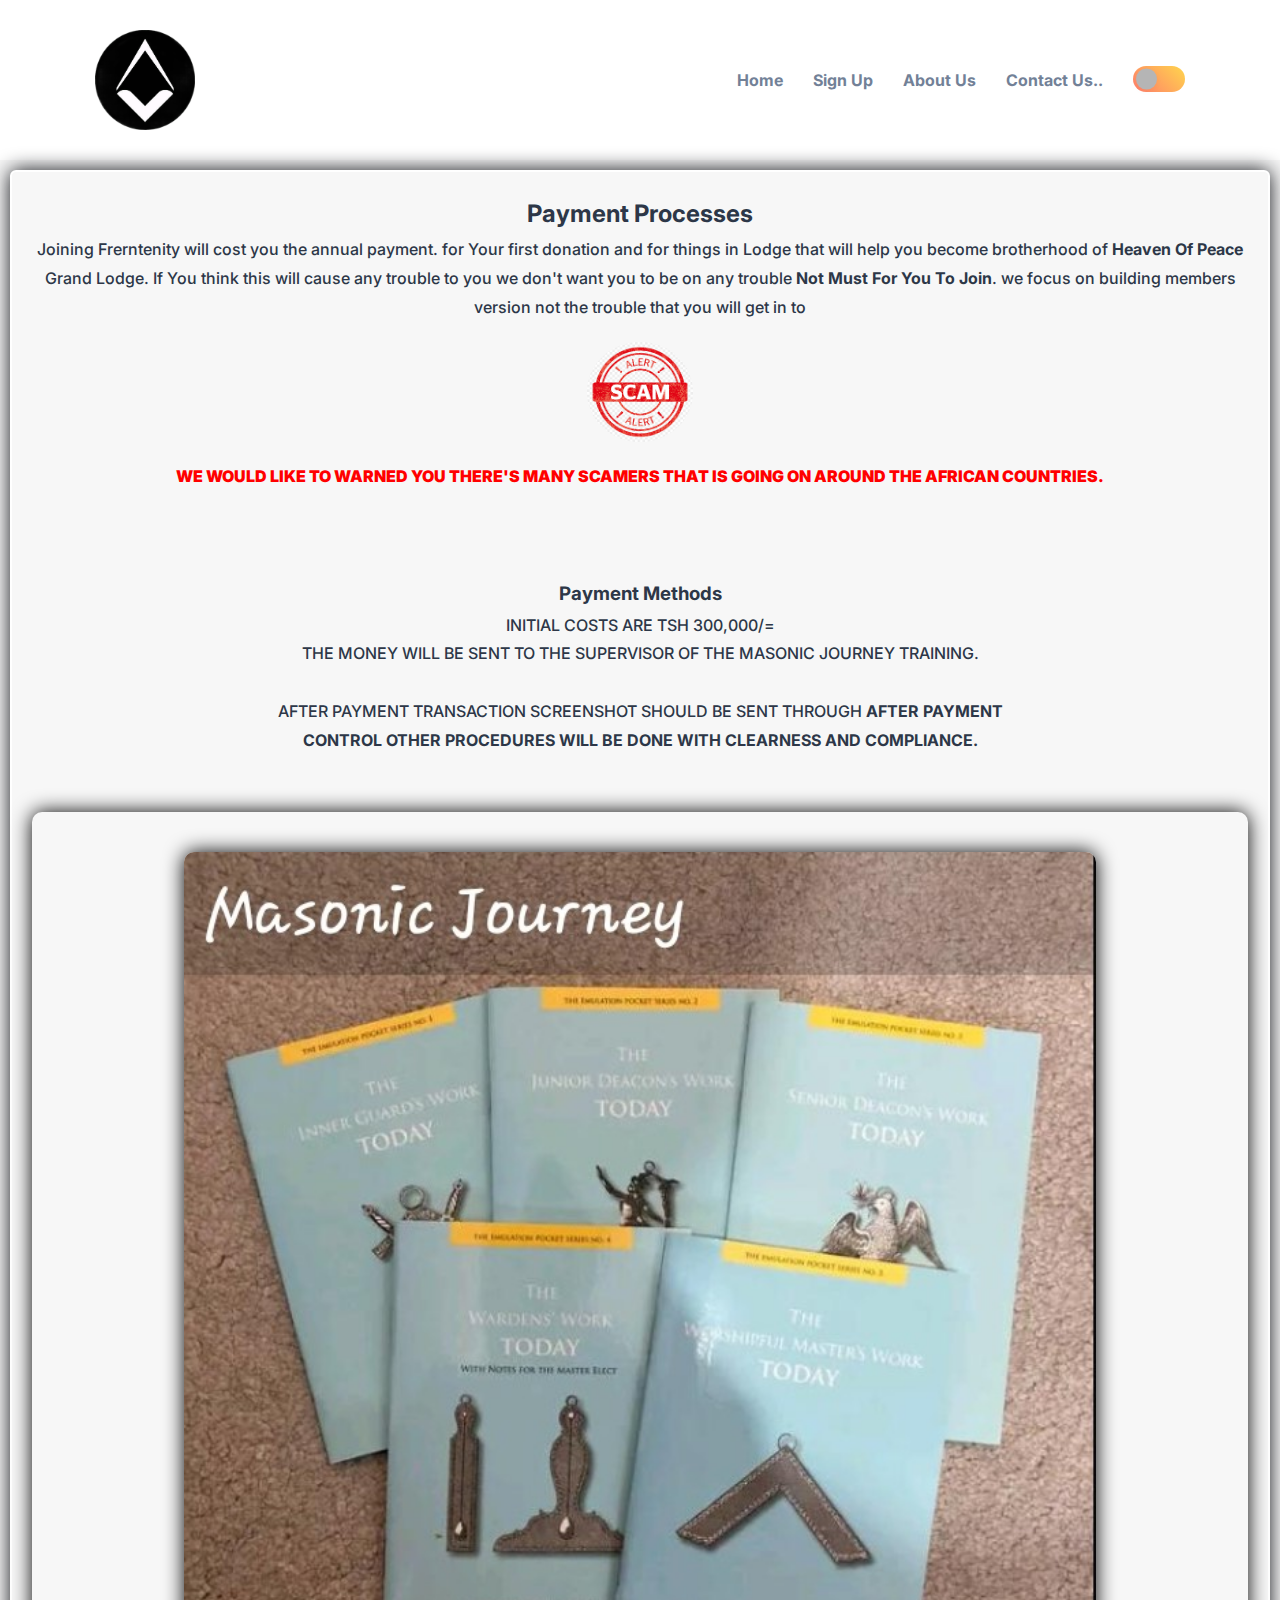
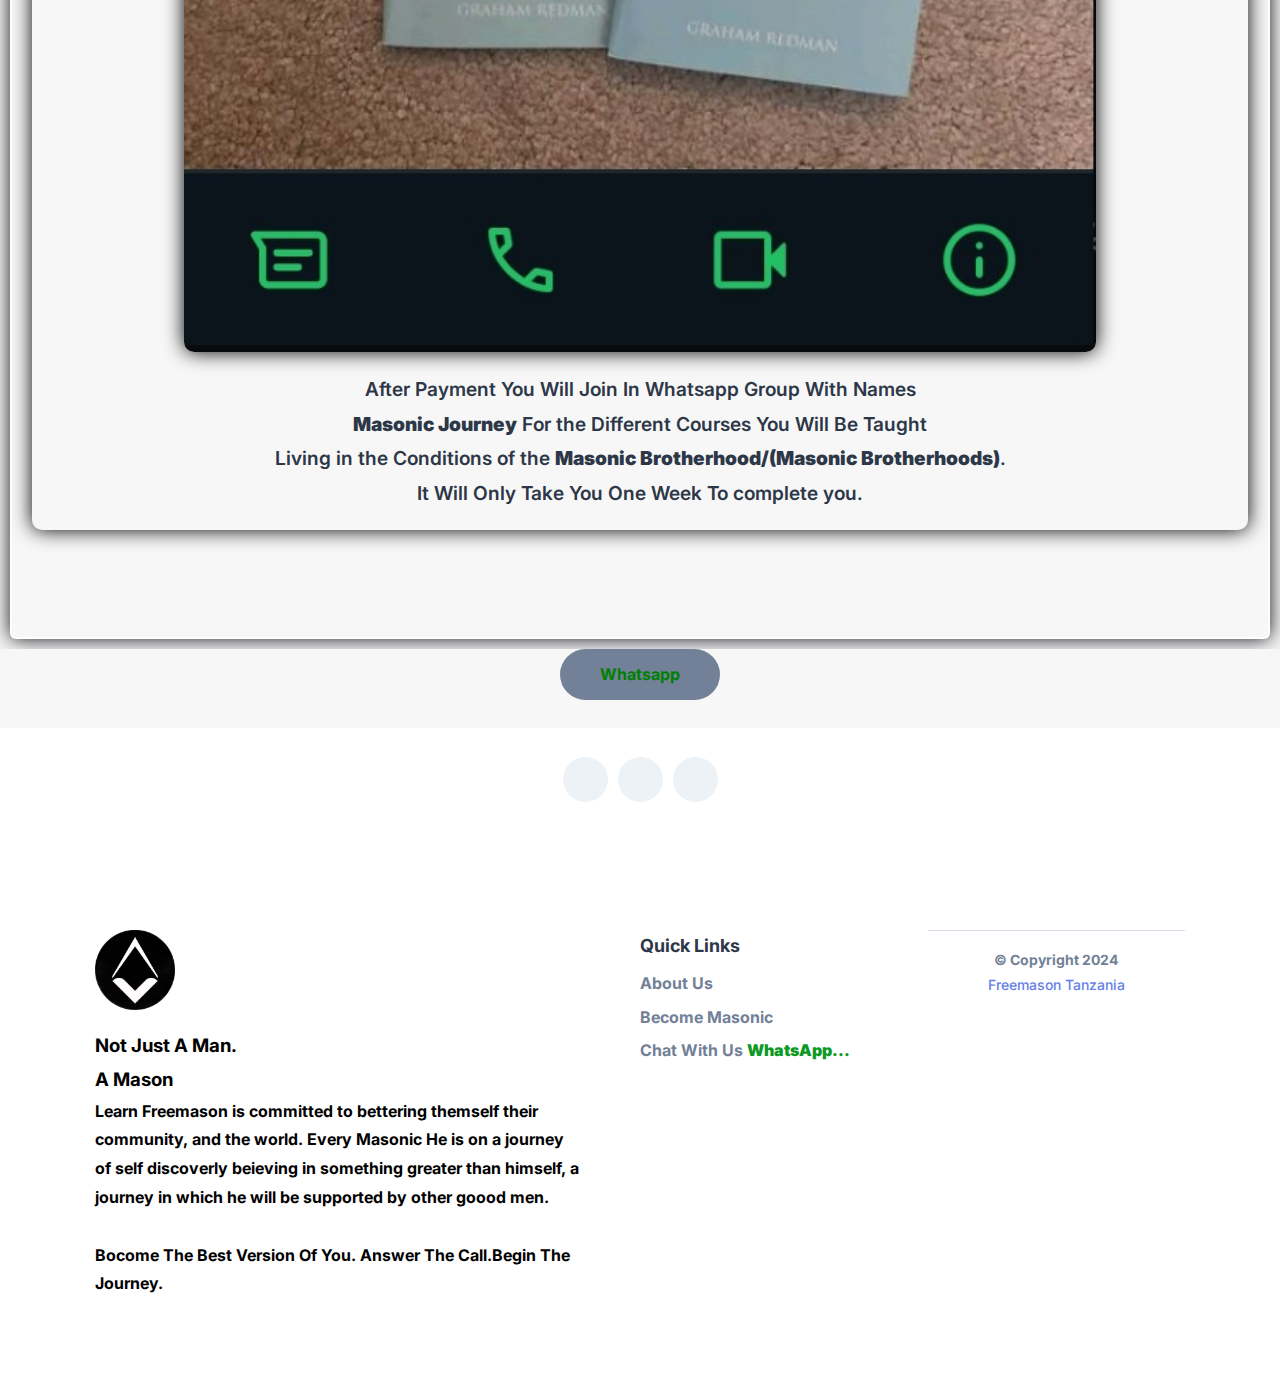
<file: english/Payment.html>
<!DOCTYPE html>
<html lang="en">

<head>
    <meta charset="UTF-8">
    <meta http-equiv="X-UA-Compatible" content="IE=edge">
    <meta name="viewport" content="width=device-width, initial-scale=1.0">
    <title>FREEMASON TANZANIA</title>

    <!--
    - favicon
  -->
    <link rel="shortcut icon" href="./images/A.png" type="image/x-icon">

    <!--
    - custom css link
  -->
    <link rel="stylesheet" href="./css/pay.css">

    <!--
    - google font link
  -->
    <link rel="preconnect" href="https://fonts.googleapis.com">
    <link rel="preconnect" href="https://fonts.gstatic.com" crossorigin>
    <link href="https://fonts.googleapis.com/css2?family=Inter:wght@200;300;400;500;600;700;800;900&display=swap" rel="stylesheet">
</head>

<body class="light-theme">

    <!--
    - #HEADER
  -->

    <header>

        <div class="container">

            <nav class="navbar">

                <a href="english.html">
                    <img src="./images/LogoRight.png" alt="SimpleBlog logo" width="100" class="logo-light">
                    <img src="./images/LogoDark.png" alt="SimpleBlog logo" width="100" class="logo-dark">
                </a>

                <div class="btn-group">

                    <button class="theme-btn theme-btn-mobile light">
            <ion-icon name="moon" class="moon"></ion-icon>
            <ion-icon name="sunny" class="sun"></ion-icon>
          </button>

                    <button class="nav-menu-btn">
            <ion-icon name="menu-outline"></ion-icon>
          </button>

                </div>

                <div class="flex-wrapper">

                    <ul class="desktop-nav">

                        <li>
                            <a href="english.html" class="nav-link">Home</a>
                        </li>

                        <li>
                            <a href="code.html" class="nav-link">Sign Up</a>
                        </li>

                        <li>
                            <a href="about.html" class="nav-link">About Us</a>
                        </li>

                        <li class="nav-item">
                            <a href="https://whatsapp.com/channel/0029Vaafl7IKgsNkTJne0C3n" target="_blank" class="nav-link">Contact Us..</a>
                        </li>

                    </ul>

                    <button class="theme-btn theme-btn-desktop light">
            <ion-icon name="moon" class="moon"></ion-icon>
            <ion-icon name="sunny" class="sun"></ion-icon>
          </button>

                </div>

                <div class="mobile-nav">

                    <button class="nav-close-btn">
            <ion-icon name="close-outline"></ion-icon>
          </button>

                    <div class="wrapper">

                        <p class="h3 nav-title">Menu</p>

                        <ul>

                            <li>
                                <a href="english.html" class="nav-link">Home</a>
                            </li>

                            <li>
                                <a href="about.html" class="nav-link">About Us</a>
                            </li>

                            <li>
                                <a href="code.html" class="nav-link">Payment</a>
                            </li>

                            <li class="nav-item">
                                <a href="https://whatsapp.com/channel/0029Vaafl7IKgsNkTJne0C3n" target="_blank" class="nav-link">Contact Us..</a>
                            </li>
                        </ul>

                    </div>

                    <div>

                        <p class="h3 nav-title">Know More</p>

                        <ul>
                            <li class="nav-item">
                                <a href="Payment.html" class="nav-link">Warning</a>
                            </li>

                            <li class="nav-item">
                                <a href="code.html" class="nav-link">Become Masonic</a>
                            </li>

                            <li class="nav-item">
                                <a href="https://whatsapp.com/channel/0029Vaafl7IKgsNkTJne0C3n" target="_blank" class="nav-link">Chat With Us <strong style="color: rgb(12, 153, 36);">WhatsApp...</strong></a>
                            </li>
                        </ul>

                    </div>

                </div>

            </nav>

        </div>

    </header>





    <main>

        <!--- #HERO SECTION -->

        <div class="de">
            <div class="form-box">
                <div class="in">
                    <h2 class="text-01">Payment Processes</h2>
                    <p class="">Joining Frerntenity will cost you the annual payment. for Your first donation and for things in Lodge that will help you become brotherhood of <strong>Heaven Of Peace</strong><br /> Grand Lodge. If You think this will cause any trouble
                        to you we don't want you to be on any trouble <strong>Not Must For You To Join</strong>. we focus on building members version not the trouble that you will get in to
                    </p>


                    <div class="warning">
                        <div class="alert-danger" role="alert ">
                            <img src="./images/images.png " alt=" Warning Icon " class="alert " />
                        </div>
                        <h4 style="color: rgb(255, 0, 0); "><strong>WE WOULD LIKE TO WARNED YOU THERE'S MANY SCAMERS THAT IS GOING ON AROUND THE AFRICAN COUNTRIES.</strong></h4>
                        <br />
                    </div>
                    <div id="tz " class="box ">
                        <br />
                        <br />
                        <h3 class=" ">Payment Methods</h3>

                        <div class="h4-sets ">
                            <p>
                                INITIAL COSTS ARE TSH 300,000/=<br />THE MONEY WILL BE SENT TO THE SUPERVISOR OF THE MASONIC JOURNEY TRAINING.<br />
                                <br /> AFTER PAYMENT TRANSACTION SCREENSHOT SHOULD BE SENT THROUGH <strong>AFTER PAYMENT <br />CONTROL OTHER PROCEDURES WILL BE DONE WITH CLEARNESS AND COMPLIANCE.                            </p>
                        </div>
                    </div>
                    <br /><br />
                    <div class="after ">
                        <div class="after-pay ">
                            <div class="imag">
                                <img class="masonic-journey " alt="MasonicJ.. " src="./images/MJ.jpg ">
                            </div>
                            <p>
                                After Payment You Will Join In Whatsapp Group With Names<br />
                                <strong>Masonic Journey</strong> For the Different Courses You Will Be Taught<br />Living in the Conditions of the <strong>Masonic Brotherhood/(Masonic Brotherhoods)</strong>.<br /> It Will Only Take You One Week To complete
                                you. </p>
                        </div>
                    </div>
                </div>
                <br />
                <br />
                <br />
            </div>
        </div>




        <div class="me">
            <button class="btn load-more "><a href="https://whatsapp.com/channel/0029Vaafl7IKgsNkTJne0C3n " style="color: green; ">Whatsapp</a></button>
            <br/>

        </div>
        <br/>
        <div class="contact ">

            <div class="wrapper ">

                <ul class="social-link ">

                    <li>
                        <a href="# " class="icon-box discord ">
                            <ion-icon name="logo-discord "></ion-icon>
                        </a>
                    </li>

                    <li>
                        <a href="# " class="icon-box twitter ">
                            <ion-icon name="logo-twitter "></ion-icon>
                        </a>
                    </li>

                    <li>
                        <a href="# " class="icon-box facebook ">
                            <ion-icon name="logo-facebook "></ion-icon>
                        </a>
                    </li>

                </ul>

            </div>

        </div>

    </main>





    <!--
    - #FOOTER
  -->

    <footer>

        <div class="container ">

            <div class="wrapper ">

                <a href="index.html" class="footer-logo ">
                    <img src="./images/LogoRight.png " alt="SimpleBlog Logo " width="80 " class="logo-light ">
                    <img src="./images/LogoDark.png " alt="SimpleBlog Logo " width="80 " class="logo-dark ">
                </a>
                <h3>Not Just A Man.</h3>
                <h3>A Mason</h3>
                <p>
                    Learn Freemason is committed to bettering themself their community, and the world. Every Masonic He is on a journey
                    <br />of self discoverly beieving in something greater than himself, a journey in which he will be supported by other goood men.
                    <br />
                    <br />Bocome The Best Version Of You. Answer The Call.Begin The Journey.
                </p>

            </div>

            <div class="wrapper ">

                <p class="footer-title ">Quick Links</p>

                <ul>

                    <li>
                        <a href="about.html" class="footer-link ">About Us</a>
                    </li>

                    <li>
                        <a href="Payment.html" class="footer-link ">Become Masonic</a>
                    </li>

                    <li>
                        <a href="https://whatsapp.com/channel/0029Vaafl7IKgsNkTJne0C3n" target="_blank " class="footer-link ">Chat With Us <strong style="color: rgb(12, 153, 36); ">WhatsApp...</strong></a>
                    </li>


                </ul>

            </div>

            <p class="copyright ">
                &copy; Copyright 2024
                <a href="english.html">Freemason Tanzania</a>
            </p>

    </footer>





    <!--
    - custom js link
  -->
    <script src="./js/pay.js "></script>

    <!--
    - ionicon link
  -->
    <script type="module " src="https://unpkg.com/ionicons@5.5.2/dist/ionicons/ionicons.esm.js "></script>
    <script nomodule src="https://unpkg.com/ionicons@5.5.2/dist/ionicons/ionicons.js "></script>
</body>

</html>
</file>
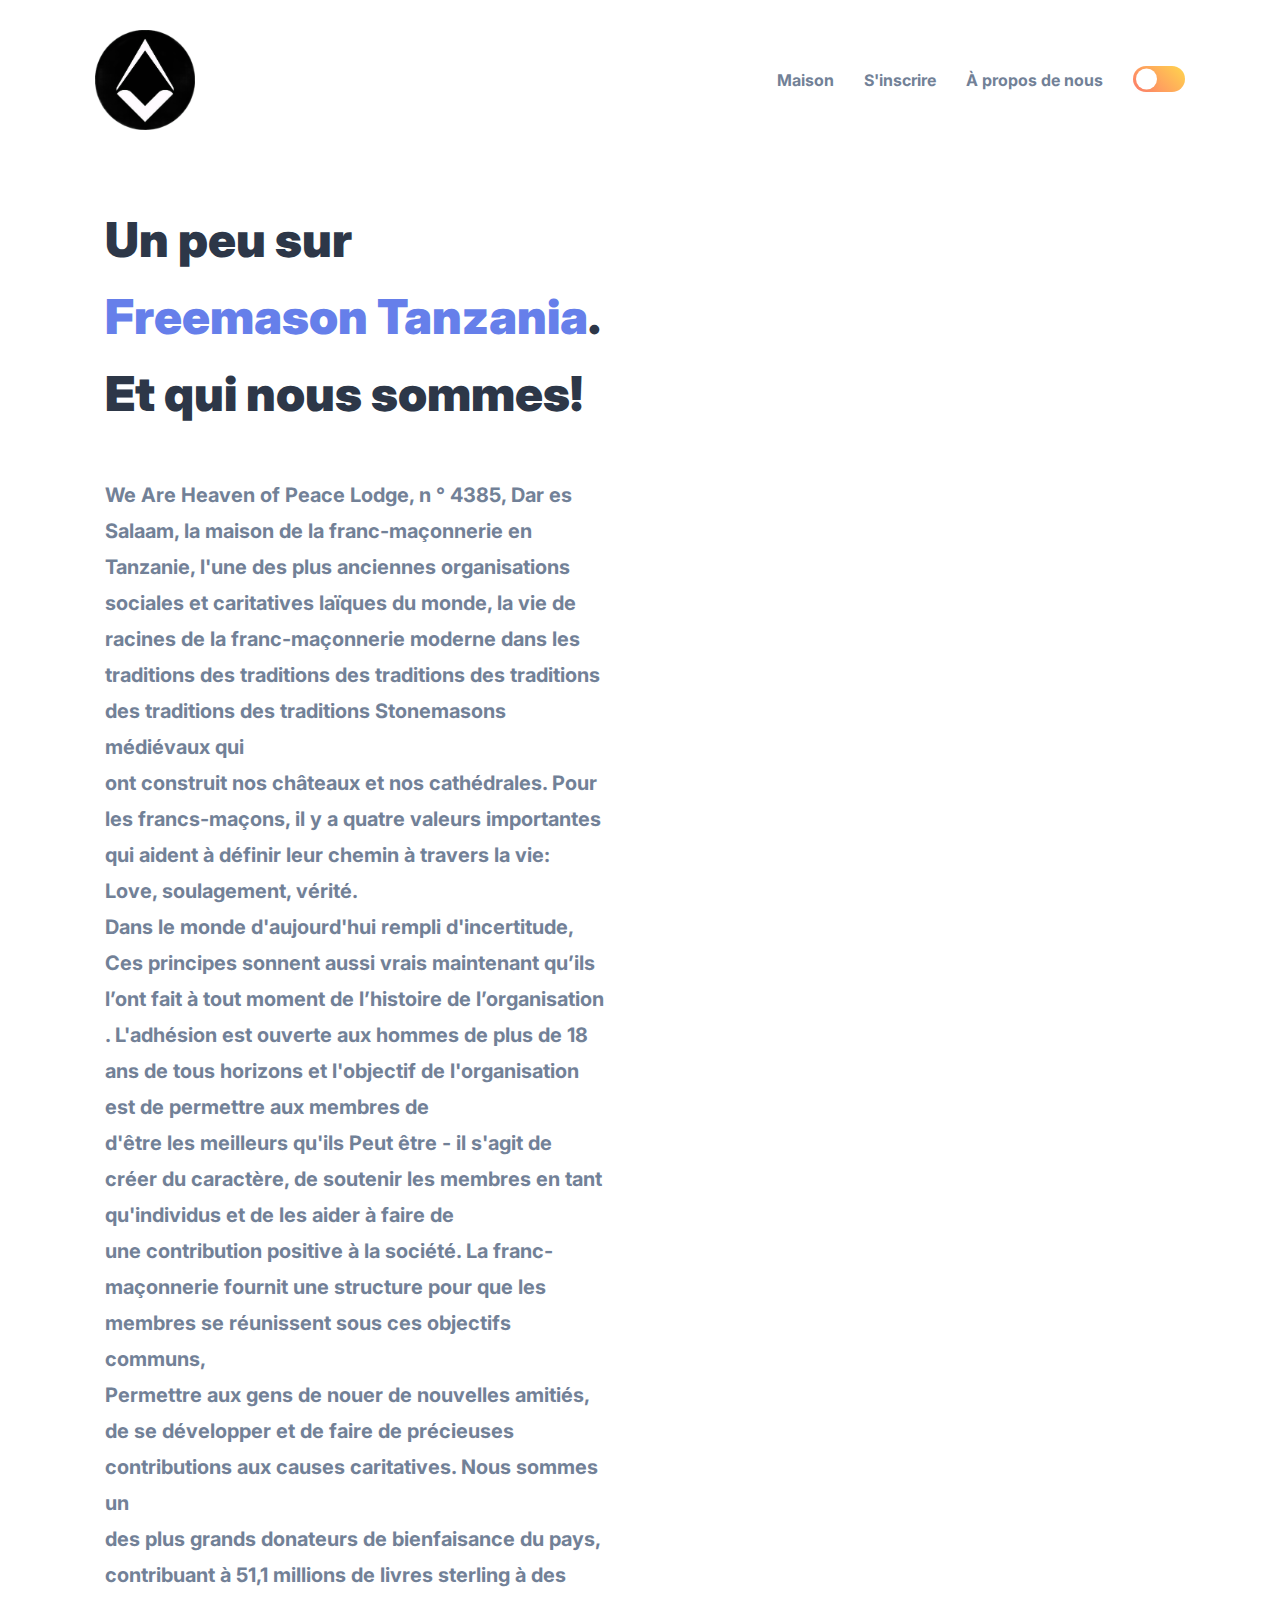
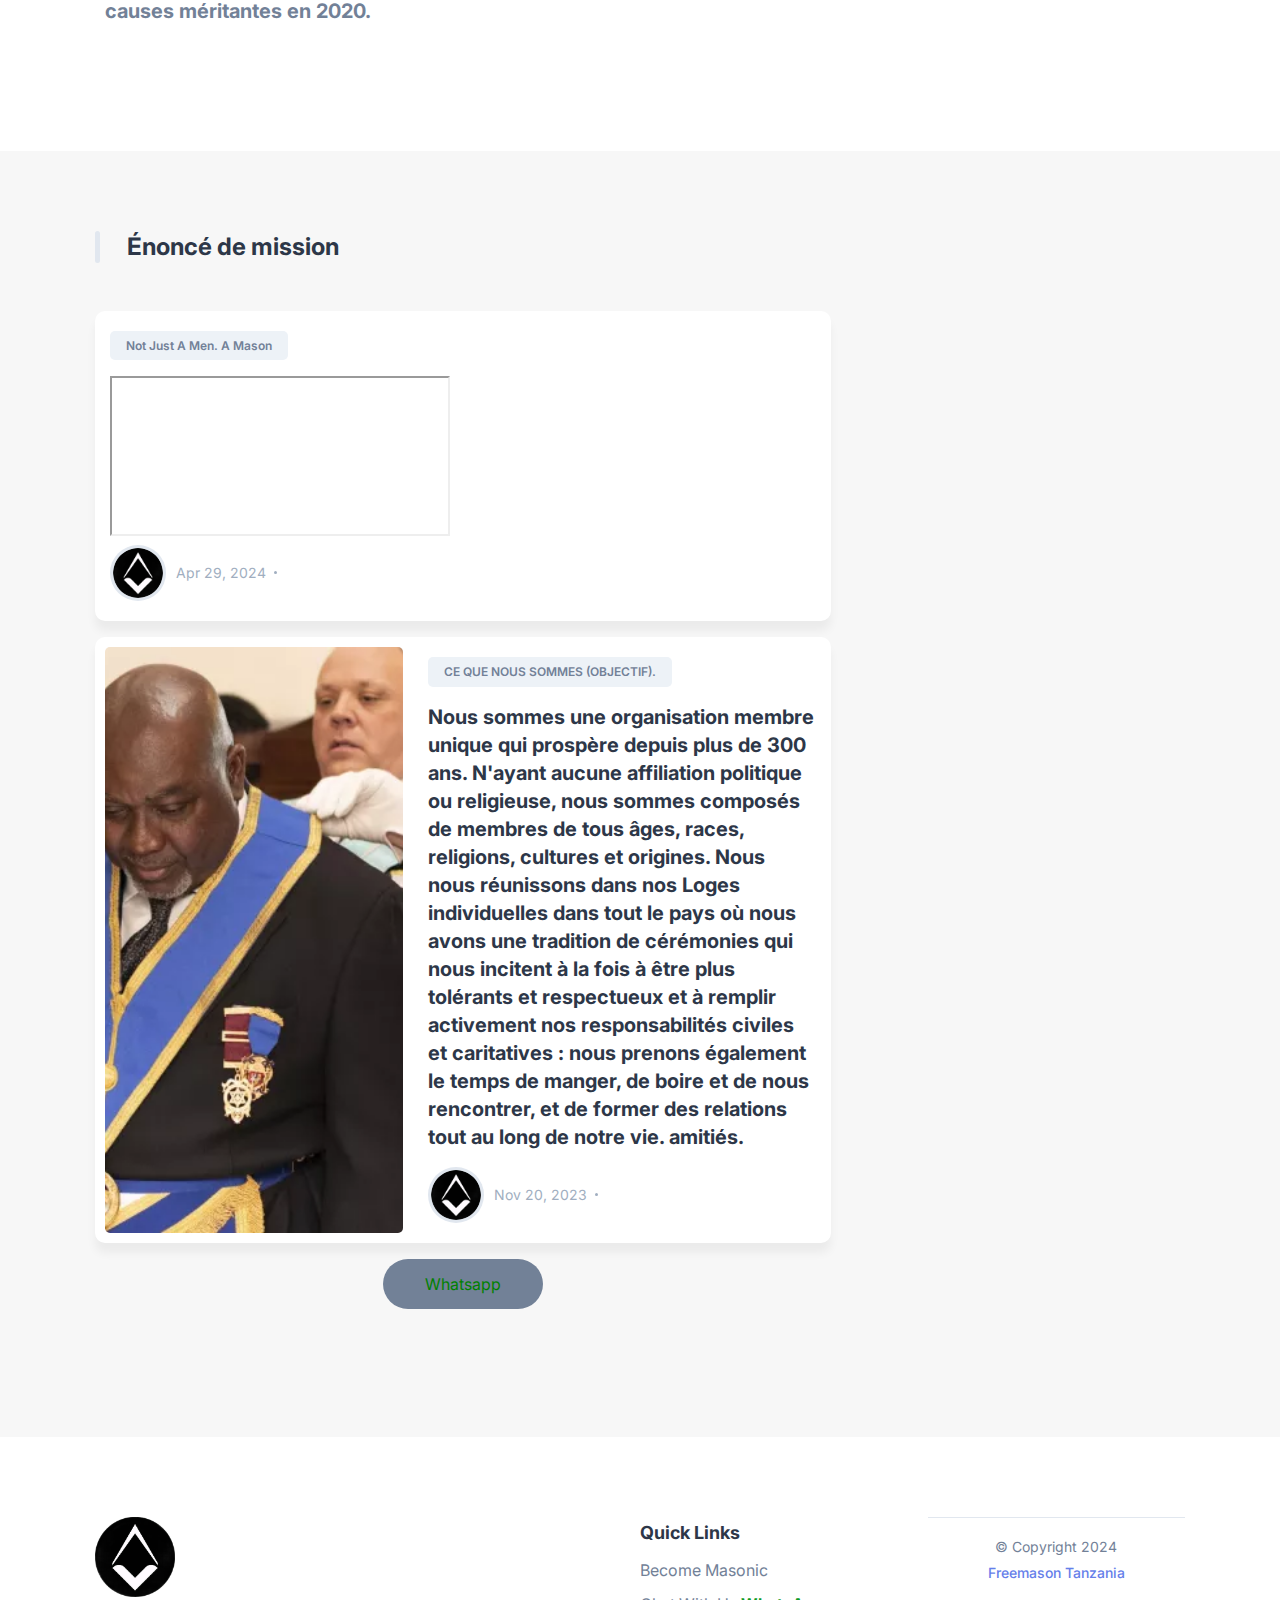
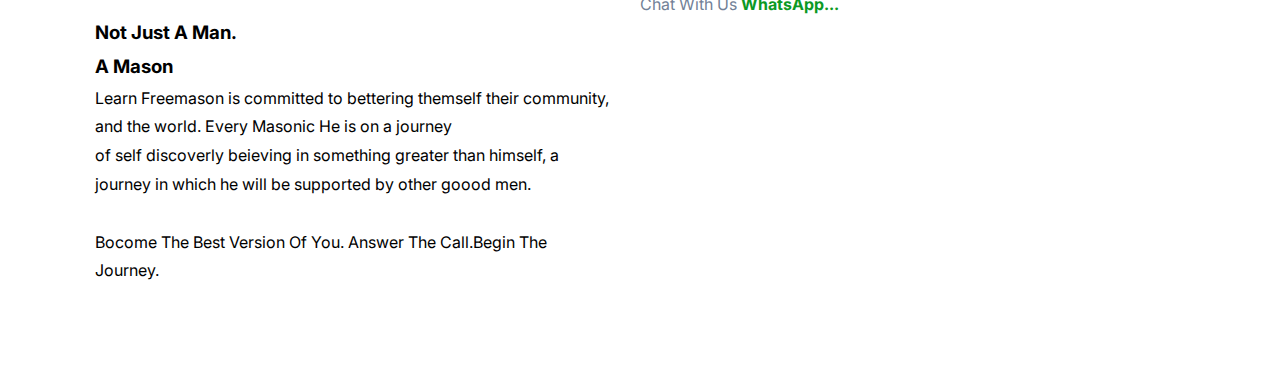
<file: france/about.html>
<!DOCTYPE html>
<html lang="en">

<head>
    <meta charset="UTF-8">
    <meta http-equiv="X-UA-Compatible" content="IE=edge">
    <meta name="viewport" content="width=device-width, initial-scale=1.0">
    <title>FREEMASON TANZANIA</title>

    <!--
    - favicon
  -->
    <link rel="shortcut icon" href="./images/A.png" type="image/x-icon">

    <!--
    - custom css link
  -->
    <link rel="stylesheet" href="./css/about.css">

    <!--
    - google font link
  -->
    <link rel="preconnect" href="https://fonts.googleapis.com">
    <link rel="preconnect" href="https://fonts.gstatic.com" crossorigin>
    <link href="https://fonts.googleapis.com/css2?family=Inter:wght@200;300;400;500;600;700;800;900&display=swap" rel="stylesheet">
</head>

<body class="light-theme">

    <!--
    - #HEADER
  -->

    <header>

        <div class="container">

            <nav class="navbar">

                <a href="index.html">
                    <img src="./images/LogoRight.png" alt="SimpleBlog logo" width="100" class="logo-light">
                    <img src="./images/LogoDark.png" alt="SimpleBlog logo" width="100" class="logo-dark">
                </a>

                <div class="btn-group">

                    <button class="theme-btn theme-btn-mobile light">
            <ion-icon name="moon" class="moon"></ion-icon>
            <ion-icon name="sunny" class="sun"></ion-icon>
          </button>

                    <button class="nav-menu-btn">
            <ion-icon name="menu-outline"></ion-icon>
          </button>

                </div>

                <div class="flex-wrapper">

                    <ul class="desktop-nav">


                        <li>
                            <a href="index.html" class="nav-link">Maison</a>
                        </li>

                        <li>
                            <a href="Payment.html" class="nav-link">S'inscrire</a>
                        </li>

                        <li>
                            <a href="about.html" class="nav-link">À propos de nous</a>
                        </li>

                    </ul>

                    <button class="theme-btn theme-btn-desktop light">
            <ion-icon name="moon" class="moon"></ion-icon>
            <ion-icon name="sunny" class="sun"></ion-icon>
          </button>

                </div>

                <div class="mobile-nav">

                    <button class="nav-close-btn">
            <ion-icon name="close-outline"></ion-icon>
          </button>

                    <div class="wrapper">

                        <p class="h3 nav-title">Menu</p>

                        <ul>

                            <li>
                                <a href="index.html" class="nav-link">Maison</a>
                            </li>

                            <li>
                                <a href="Payment.html" class="nav-link">S'inscrire</a>
                            </li>

                            <li>
                                <a href="about.html" class="nav-link">À propos de nous</a>
                            </li>

                        </ul>

                    </div>

                    <div>

                        <p class="h3 nav-title ">Know More</p>

                        <ul>
                            <li class="nav-item ">
                                <a href="Payment.html " class="nav-link ">Warning</a>
                            </li>

                            <li class="nav-item ">
                                <a href="code.html" class="nav-link ">Become Masonic</a>
                            </li>

                            <li class="nav-item ">
                                <a href="https://whatsapp.com/channel/0029Vaafl7IKgsNkTJne0C3n" target="_blank " class="nav-link ">Chat With Us <strong style="color: rgb(12, 153, 36); ">WhatsApp...</strong></a>
                            </li>
                        </ul>

                    </div>

                </div>

            </nav>

        </div>

    </header>





    <main>

        <div class=" hero ">

            <div class="container ">

                <div class="left ">

                    <h1 class="h1 ">
                        Un peu sur <b>Freemason&nbsp;Tanzania</b>.
                        <br>Et qui nous sommes!
                    </h1>
                    <br />
                    <p class="h3 "> We Are Heaven of Peace Lodge, n ° 4385, Dar es Salaam, la maison de la franc-maçonnerie en Tanzanie, l'une des plus anciennes organisations sociales et caritatives laïques du monde, la vie de racines de la franc-maçonnerie moderne
                        dans les traditions des traditions des traditions des traditions des traditions des traditions Stonemasons médiévaux qui <br /> ont construit nos châteaux et nos cathédrales. Pour les francs-maçons, il y a quatre valeurs importantes
                        qui aident à définir leur chemin à travers la vie: Love, soulagement, vérité. <br /> Dans le monde d'aujourd'hui rempli d'incertitude, Ces principes sonnent aussi vrais maintenant qu’ils l’ont fait à tout moment de l’histoire de
                        l’organisation <br />. L'adhésion est ouverte aux hommes de plus de 18 ans de tous horizons et l'objectif de l'organisation est de permettre aux membres de <br /> d'être les meilleurs qu'ils Peut être - il s'agit de créer du caractère,
                        de soutenir les membres en tant qu'individus et de les aider à faire de <br /> une contribution positive à la société. La franc-maçonnerie fournit une structure pour que les membres se réunissent sous ces objectifs communs,
                        <br /> Permettre aux gens de nouer de nouvelles amitiés, de se développer et de faire de précieuses contributions aux causes caritatives. Nous sommes un <br /> des plus grands donateurs de bienfaisance du pays, contribuant à 51,1
                        millions de livres sterling à des causes méritantes en 2020.
                    </p>

                </div>

            </div>

        </div>



        <div class="main ">

            <div class="container ">

                <!--- BLOG SECTION --->

                <div class="blog ">

                    <h2 class="h2 ">Énoncé de mission</h2>

                    <div class="blog-card ">

                        <div class="blog-content-wrapper ">

                            <button class="blog-topic text-tiny ">Not Just A Men. A Mason</button>

                            <iframe title="vimeo-pleyer " src="https://player.vimeo.com/video/432972170?h=6d8b0ed511 " width="340 " height="160 " frameboarder="0 " allowfullscreen></iframe>


                            <div class="wrapper-flex ">

                                <div class="profile-wrapper ">
                                    <img src="./images/LogoRight.png " alt="HotelsReacher " width="50 ">
                                </div>

                                <div class="wrapper ">
                                    <a href="# " class="h4 "></a>

                                    <p class="text-sm ">
                                        <time datetime="2021-11-10 ">Apr 29, 2024</time>
                                        <span class="separator "></span>
                                        <ion-icon name="time-outline "></ion-icon>
                                        <time datetime="PT3M "></time>
                                    </p>
                                </div>

                            </div>

                        </div>

                    </div>

                    <div class="blog-card-group ">

                        <div class="blog-card ">

                            <div class="blog-card-banner ">
                                <img src="./images/blog-7.jpg " alt="Dynamically Securing Databases using Hashicorp Vault " width="250 " class="blog-banner-img ">
                            </div>

                            <div class="blog-content-wrapper ">

                                <button class="blog-topic text-tiny ">CE QUE NOUS SOMMES (OBJECTIF).</button>

                                <h3><a href=" " class="h3 ">Nous sommes une organisation membre unique qui prospère depuis plus de 300 ans. N'ayant aucune affiliation politique ou religieuse, nous sommes composés de membres de tous âges, races, religions, cultures et origines. Nous nous réunissons dans nos Loges individuelles dans tout le pays où nous avons une tradition de cérémonies qui nous incitent à la fois à être plus tolérants et respectueux et à remplir activement nos responsabilités civiles et caritatives : nous prenons également le temps de manger, de boire et de nous rencontrer, et de former des relations tout au long de notre vie. amitiés.</a></h3>

                                <div class="wrapper-flex ">

                                    <div class="profile-wrapper ">
                                        <img src="./images/LogoRight.png " alt="HotelReacher " width="50 ">
                                    </div>

                                    <div class="wrapper ">
                                        <a href="# " class="h4 "></a>

                                        <p class="text-sm ">
                                            <time datetime="2021-11-20 ">Nov 20, 2023</time>
                                            <span class="separator "></span>
                                            <ion-icon name="time-outline "></ion-icon>
                                            <time datetime="PT4M "></time>
                                        </p>
                                    </div>

                                </div>

                            </div>

                        </div>



                        <button class="btn load-more "><a href="https://whatsapp.com/channel/0029Vaafl7IKgsNkTJne0C3n" style="color: green; ">Whatsapp</a></button></button>

                    </div>

                </div>

            </div>

        </div>

    </main>




    <!--
    - #FOOTER
  -->

    <footer>

        <div class="container ">

            <div class="wrapper ">

                <a href="index.html " class="footer-logo ">
                    <img src="./images/LogoRight.png " alt="SimpleBlog Logo " width="80 " class="logo-light ">
                    <img src="./images/LogoDark.png " alt="SimpleBlog Logo " width="80 " class="logo-dark ">
                </a>
                <h3>Not Just A Man.</h3>
                <h3>A Mason</h3>
                <p>
                    Learn Freemason is committed to bettering themself their community, and the world. Every Masonic He is on a journey
                    <br />of self discoverly beieving in something greater than himself, a journey in which he will be supported by other goood men.
                    <br />
                    <br />Bocome The Best Version Of You. Answer The Call.Begin The Journey.
                </p>

            </div>

            <div class="wrapper ">

                <p class="footer-title ">Quick Links</p>

                <ul>

                    <li>
                        <a href="code.html" class="footer-link ">Become Masonic</a>
                    </li>

                    <li>
                        <a href="https://wa.me/255760962882?text=HABARI,%20NAWEZAJE%20KUJIUNGA%20NA%20FREEMASONS%20TANZANIA? " target="_blank " class="footer-link ">Chat With Us <strong style="color: rgb(12, 153, 36); ">WhatsApp...</strong></a>
                    </li>


                </ul>

            </div>

            <p class="copyright ">
                &copy; Copyright 2024
                <a href="index.html ">Freemason Tanzania</a>
            </p>

    </footer>





    <!--
    - custom js link
  -->
    <script src="./js/about.js "></script>

    <!--
    - ionicon link
  -->
    <script type="module " src="https://unpkg.com/ionicons@5.5.2/dist/ionicons/ionicons.esm.js "></script>
    <script nomodule src="https://unpkg.com/ionicons@5.5.2/dist/ionicons/ionicons.js "></script>
</body>

</html>
</file>
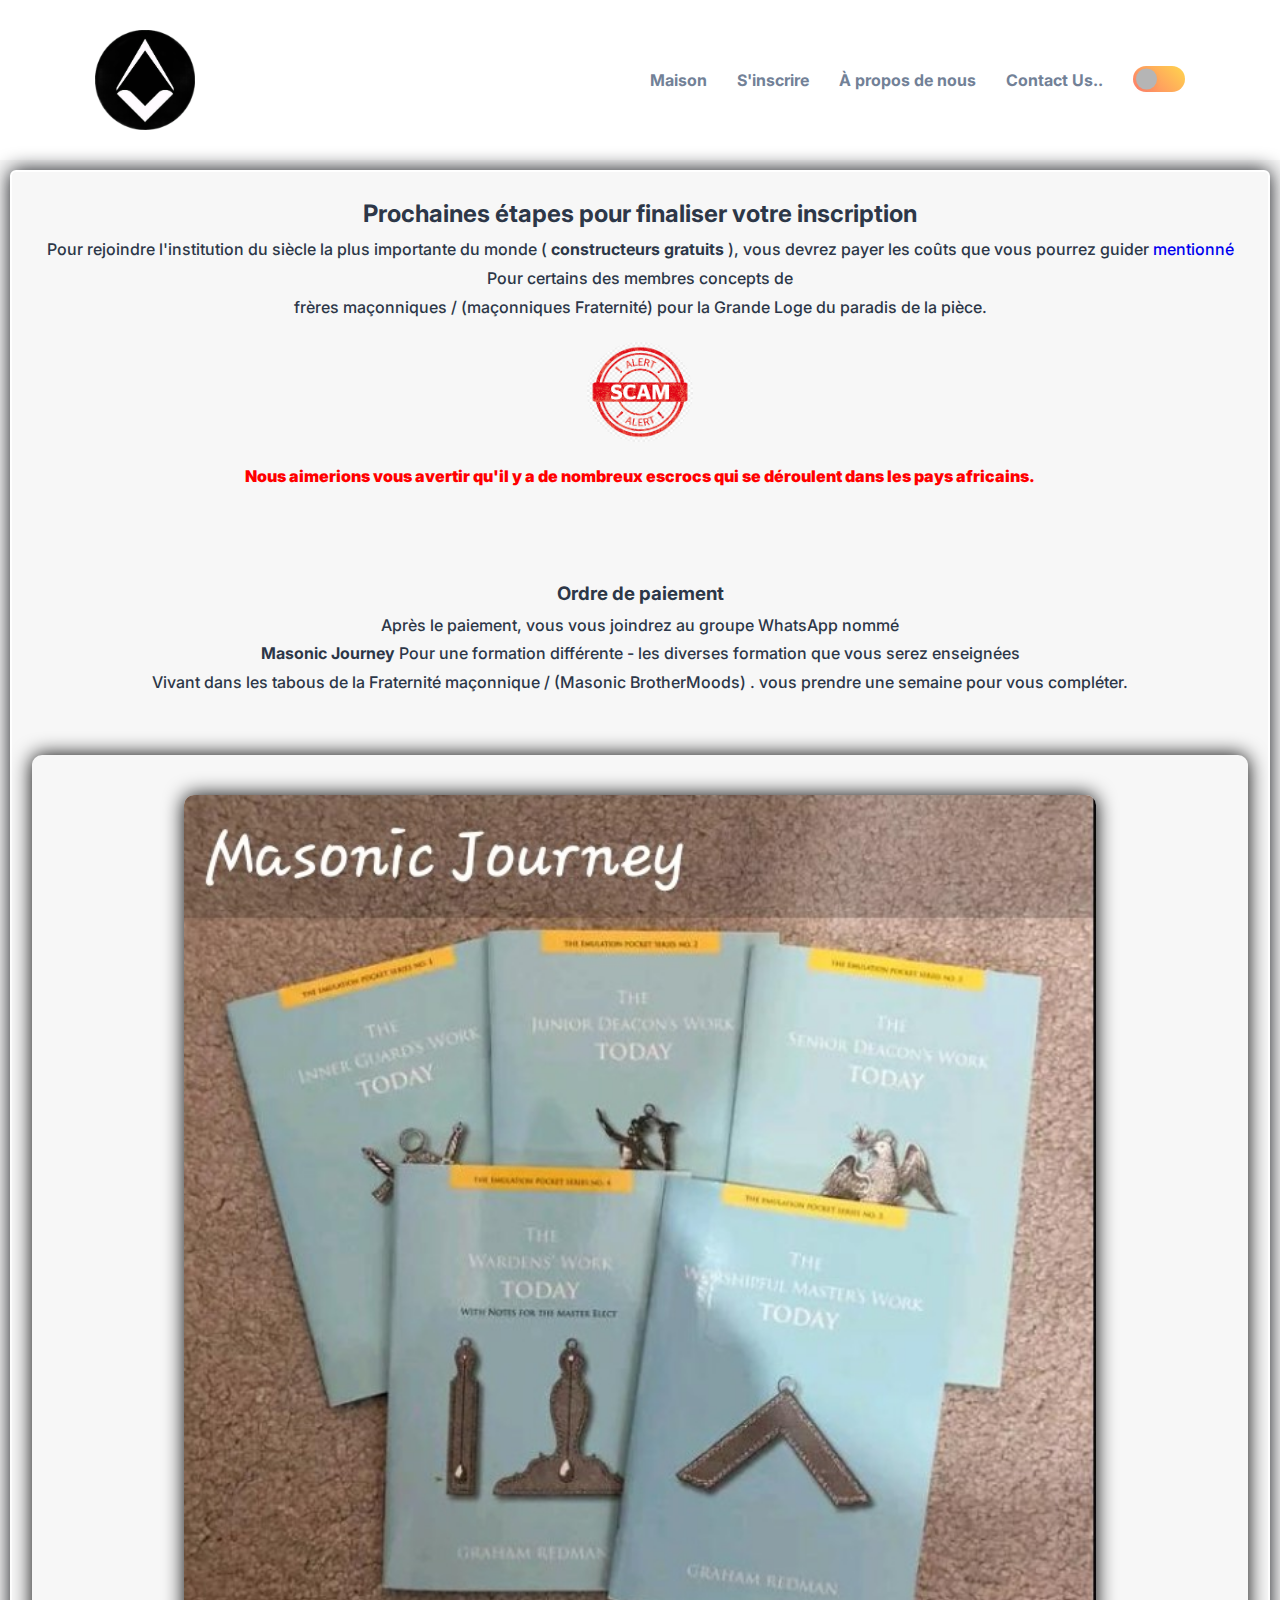
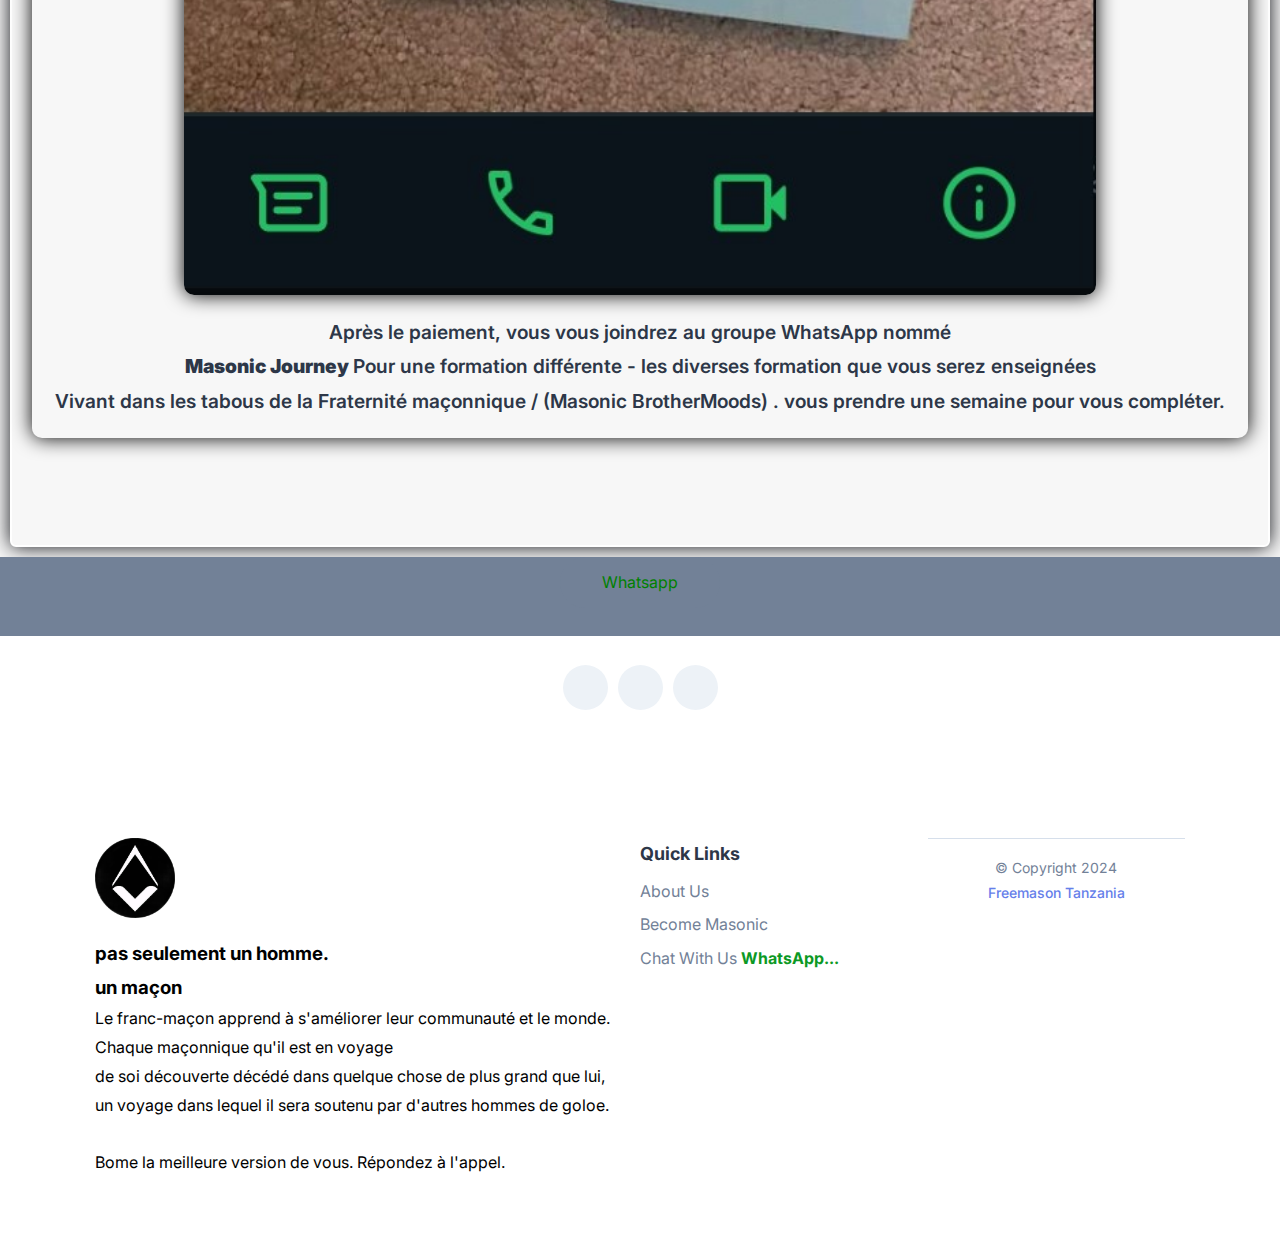
<file: france/Payment.html>
<!DOCTYPE html>
<html lang="en">

<head>
    <meta charset="UTF-8">
    <meta http-equiv="X-UA-Compatible" content="IE=edge">
    <meta name="viewport" content="width=device-width, initial-scale=1.0">
    <title>FREEMASON TANZANIA</title>

    <!--
    - favicon
  -->
    <link rel="shortcut icon" href="./images/A.png" type="image/x-icon">

    <!--
    - custom css link
  -->
    <link rel="stylesheet" href="./css/pay.css">

    <!--
    - google font link
  -->
    <link rel="preconnect" href="https://fonts.googleapis.com">
    <link rel="preconnect" href="https://fonts.gstatic.com" crossorigin>
    <link href="https://fonts.googleapis.com/css2?family=Inter:wght@200;300;400;500;600;700;800;900&display=swap" rel="stylesheet">
</head>

<body class="light-theme">

    <!--
    - #HEADER
  -->

    <header>

        <div class="container">

            <nav class="navbar">

                <a href="index.html">
                    <img src="./images/LogoRight.png" alt="SimpleBlog logo" width="100" class="logo-light">
                    <img src="./images/LogoDark.png" alt="SimpleBlog logo" width="100" class="logo-dark">
                </a>

                <div class="btn-group">

                    <button class="theme-btn theme-btn-mobile light">
            <ion-icon name="moon" class="moon"></ion-icon>
            <ion-icon name="sunny" class="sun"></ion-icon>
          </button>

                    <button class="nav-menu-btn">
            <ion-icon name="menu-outline"></ion-icon>
          </button>

                </div>

                <div class="flex-wrapper">

                    <ul class="desktop-nav">

                        <li>
                            <a href="franch.html" class="nav-link">Maison</a>
                        </li>

                        <li>
                            <a href="Payment.html" class="nav-link">S'inscrire</a>
                        </li>

                        <li>
                            <a href="about.html" class="nav-link">À propos de nous</a>
                        </li>

                        <li class="nav-item">
                            <a href="https://whatsapp.com/channel/0029Vaafl7IKgsNkTJne0C3n" target="_blank" class="nav-link">Contact Us..</a>
                        </li>

                    </ul>

                    <button class="theme-btn theme-btn-desktop light">
            <ion-icon name="moon" class="moon"></ion-icon>
            <ion-icon name="sunny" class="sun"></ion-icon>
          </button>

                </div>

                <div class="mobile-nav">

                    <button class="nav-close-btn">
            <ion-icon name="close-outline"></ion-icon>
          </button>

                    <div class="wrapper">

                        <p class="h3 nav-title">Menu</p>

                        <ul>

                            <li>
                                <a href="franch.html" class="nav-link">Maison</a>
                            </li>

                            <li>
                                <a href="Payment.html" class="nav-link">S'inscrire</a>
                            </li>

                            <li>
                                <a href="about.html" class="nav-link">À propos de nous</a>
                            </li>

                            <li class="nav-item">
                                <a href="https://whatsapp.com/channel/0029Vaafl7IKgsNkTJne0C3n" target="_blank" class="nav-link">Contact Us..</a>
                            </li>
                        </ul>

                    </div>

                    <div>

                        <p class="h3 nav-title">Know More</p>

                        <ul>
                            <li class="nav-item">
                                <a href="Payment.html" class="nav-link">Warning</a>
                            </li>

                            <li class="nav-item">
                                <a href="code.html" class="nav-link">Become Masonic</a>
                            </li>

                            <li class="nav-item">
                                <a href="https://whatsapp.com/channel/0029Vaafl7IKgsNkTJne0C3n" target="_blank" class="nav-link">Chat With Us <strong style="color: rgb(12, 153, 36);">WhatsApp...</strong></a>
                            </li>
                        </ul>

                    </div>

                </div>

            </nav>

        </div>

    </header>





    <main>

        <!--- #HERO SECTION -->

        <div class="de">
            <div class="form-box">
                <div class="in">
                    <h2 class="text-01">Prochaines étapes pour finaliser votre inscription</h2>
                    <p class="">Pour rejoindre l'institution du siècle la plus importante du monde (<strong> constructeurs gratuits </strong>), vous devrez payer les coûts que vous pourrez guider <a href==» Certificate> mentionné </a> Pour certains des membres concepts
                        de <br /> frères maçonniques / (maçonniques Fraternité) pour la Grande Loge du paradis de la pièce. </p>



                    <div class="warning">
                        <div class="alert-danger" role="alert ">
                            <img src="./images/images.png " alt=" Warning Icon " class="alert " />
                        </div>
                        <h4 style="color: rgb(255, 0, 0); font-size: medium; font-weight: 600; "><strong>Nous aimerions vous avertir qu'il y a de nombreux escrocs qui se déroulent dans les pays africains.</strong></h4>
                        <br />
                    </div>
                    <div id="tz " class="box ">
                        <br />
                        <br />
                        <h3 class=" ">Ordre de paiement</h3>

                        <div class="h4-sets ">
                            <p>
                                Après le paiement, vous vous joindrez au groupe WhatsApp nommé <br />
                                <strong> Masonic Journey </strong> Pour une formation différente - les diverses formation que vous serez enseignées <br /> Vivant dans les tabous de la Fraternité maçonnique / (Masonic BrotherMoods) </strong>. vous prendre
                                une semaine pour vous compléter. </p>
                        </div>
                    </div>
                    <br /><br />
                    <div class="after ">
                        <div class="after-pay ">
                            <div class="imag">
                                <img class="masonic-journey " alt="MasonicJ.. " src="./images/MJ.jpg ">
                            </div>
                            <p>
                                Après le paiement, vous vous joindrez au groupe WhatsApp nommé <br />
                                <strong> Masonic Journey </strong> Pour une formation différente - les diverses formation que vous serez enseignées <br /> Vivant dans les tabous de la Fraternité maçonnique / (Masonic BrotherMoods) </strong>. vous prendre
                                une semaine pour vous compléter. </p>
                        </div>
                    </div>
                </div>
                <br />
                <br />
                <br />
            </div>
        </div>




        <div class="me">
            <button class="btn load-more "><a href="https://whatsapp.com/channel/0029Vaafl7IKgsNkTJne0C3n" style="color: green; ">Whatsapp</a></button>
            <br/>

        </div>
        <br/>
        <div class="contact ">

            <div class="wrapper ">

                <ul class="social-link ">

                    <li>
                        <a href="# " class="icon-box discord ">
                            <ion-icon name="logo-discord "></ion-icon>
                        </a>
                    </li>

                    <li>
                        <a href="# " class="icon-box twitter ">
                            <ion-icon name="logo-twitter "></ion-icon>
                        </a>
                    </li>

                    <li>
                        <a href="# " class="icon-box facebook ">
                            <ion-icon name="logo-facebook "></ion-icon>
                        </a>
                    </li>

                </ul>

            </div>

        </div>

    </main>





    <!--
    - #FOOTER
  -->

    <footer>

        <div class="container ">

            <div class="wrapper ">

                <a href="index.html" class="footer-logo ">
                    <img src="./images/LogoRight.png " alt="SimpleBlog Logo " width="80 " class="logo-light ">
                    <img src="./images/LogoDark.png " alt="SimpleBlog Logo " width="80 " class="logo-dark ">
                </a>
                <h3> pas seulement un homme. </h3>
                <h3> un maçon </h3>
                <p>
                    Le franc-maçon apprend à s'améliorer leur communauté et le monde. Chaque maçonnique qu'il est en voyage
                    <br /> de soi découverte décédé dans quelque chose de plus grand que lui, un voyage dans lequel il sera soutenu par d'autres hommes de goloe.
                    <br />
                    <br /> Bome la meilleure version de vous. Répondez à l'appel.
                </p>

            </div>

            <div class="wrapper ">

                <p class="footer-title ">Quick Links</p>

                <ul>

                    <li>
                        <a href="about.html" class="footer-link ">About Us</a>
                    </li>

                    <li>
                        <a href="code.html" class="footer-link ">Become Masonic</a>
                    </li>

                    <li>
                        <a href="https://whatsapp.com/channel/0029Vaafl7IKgsNkTJne0C3n" target="_blank " class="footer-link ">Chat With Us <strong style="color: rgb(12, 153, 36); ">WhatsApp...</strong></a>
                    </li>


                </ul>

            </div>

            <p class="copyright ">
                &copy; Copyright 2024
                <a href="franch.html">Freemason Tanzania</a>
            </p>

    </footer>





    <!--
    - custom js link
  -->
    <script src="./js/pay.js "></script>

    <!--
    - ionicon link
  -->
    <script type="module " src="https://unpkg.com/ionicons@5.5.2/dist/ionicons/ionicons.esm.js "></script>
    <script nomodule src="https://unpkg.com/ionicons@5.5.2/dist/ionicons/ionicons.js "></script>
</body>

</html>
</file>
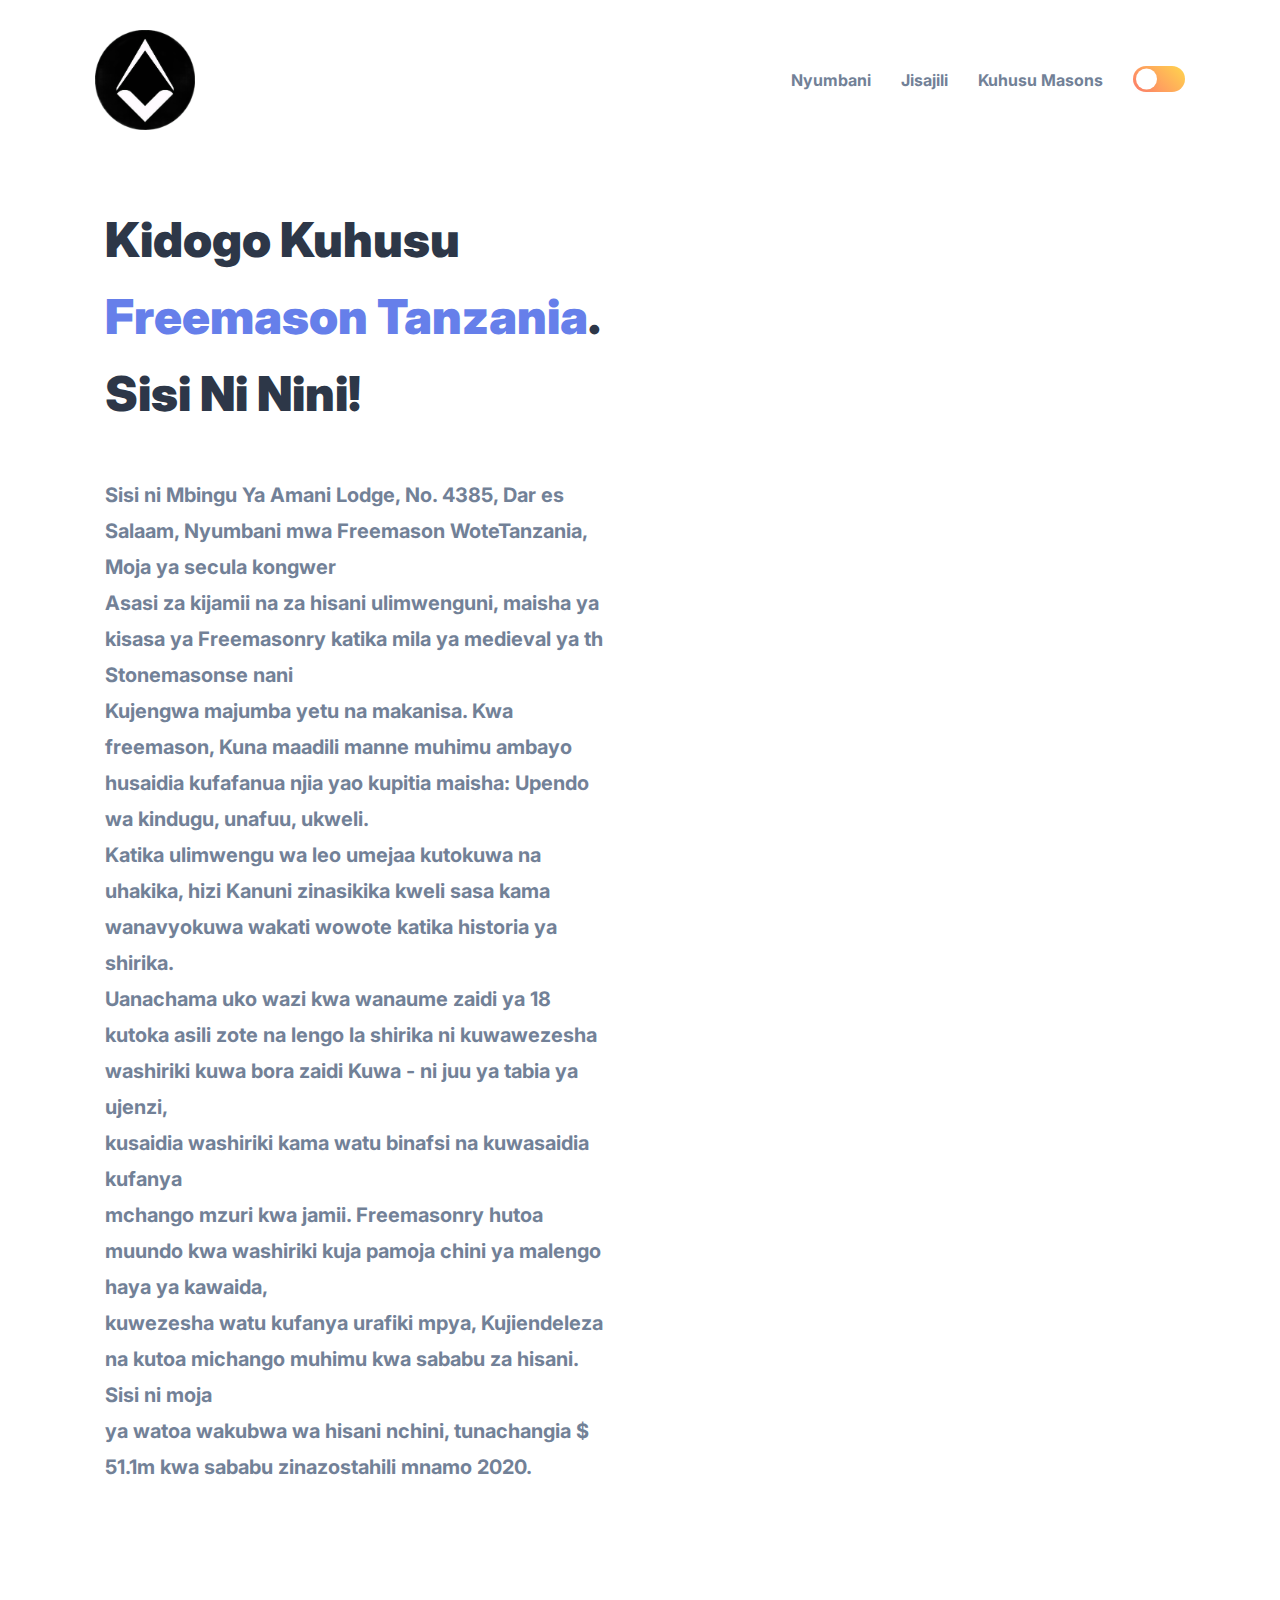
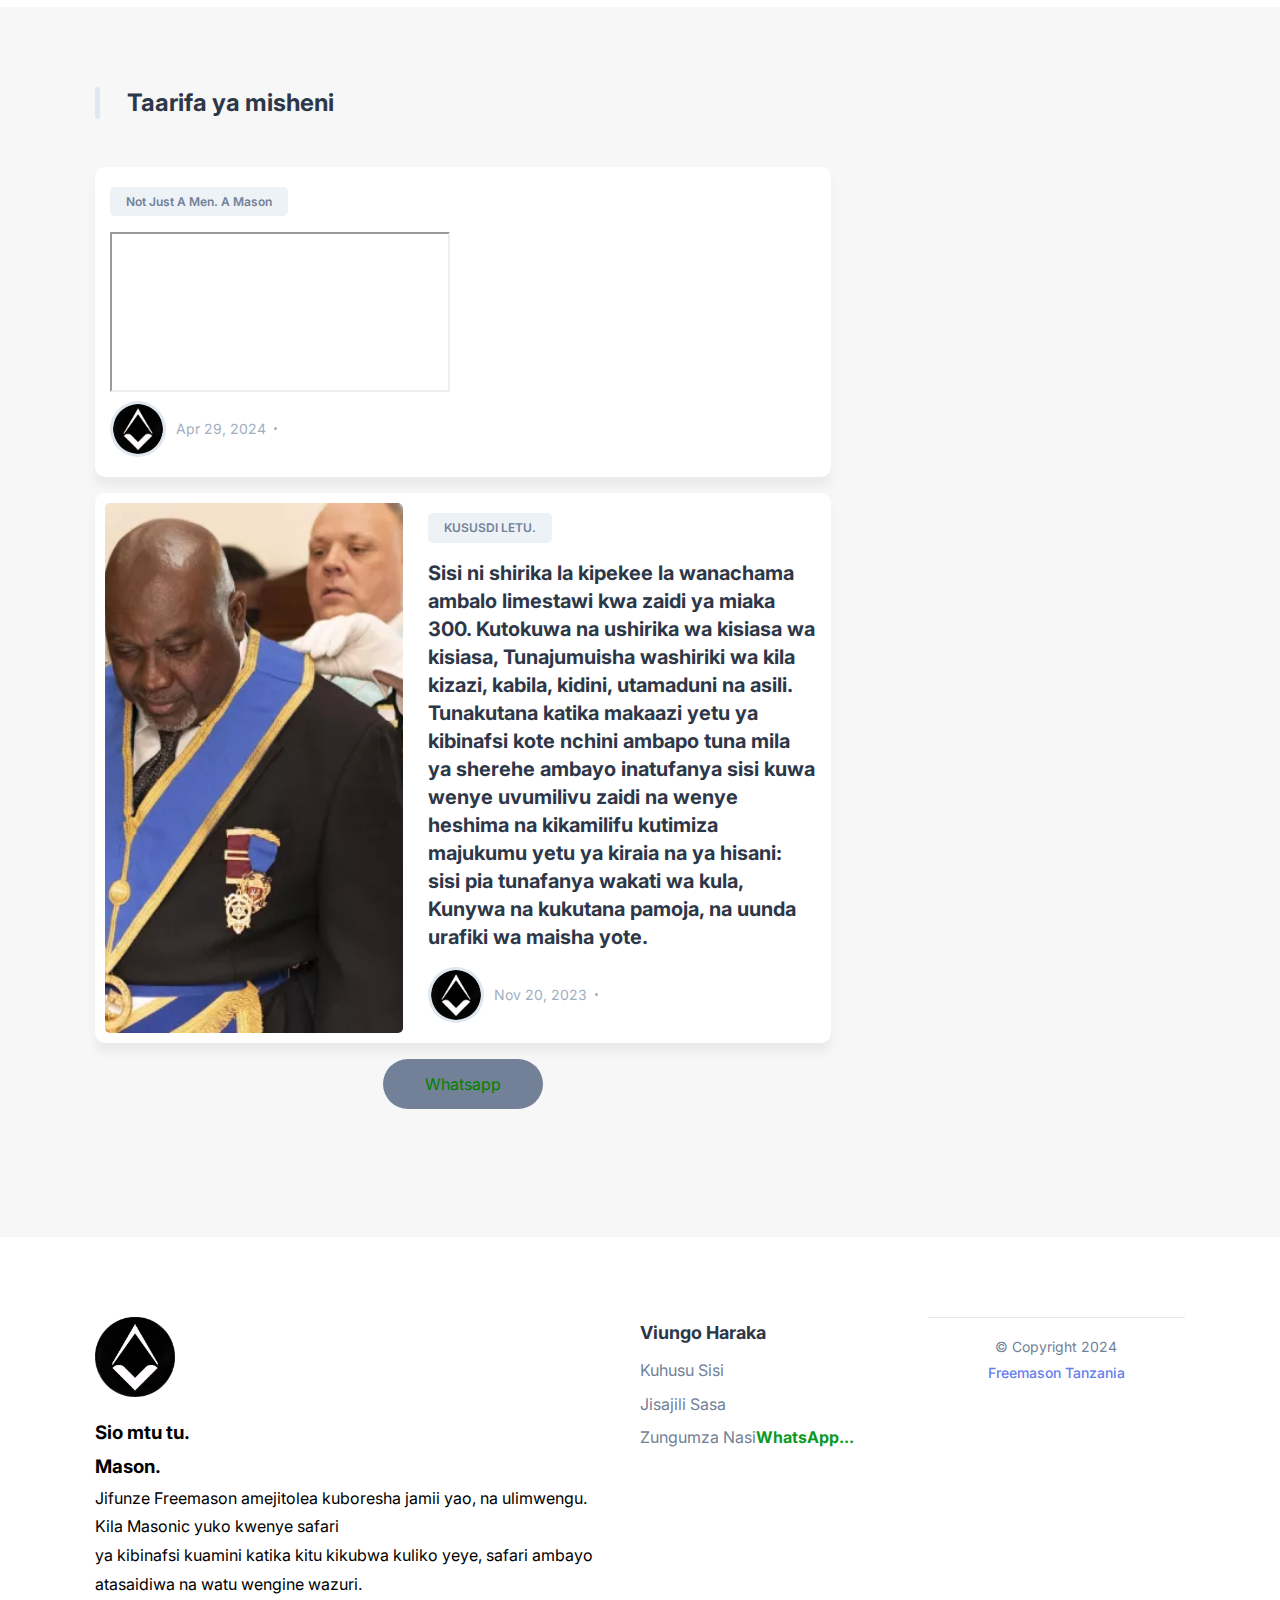
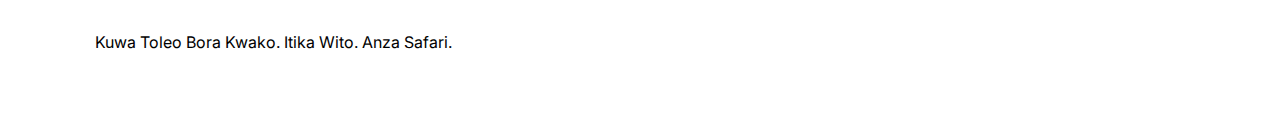
<file: Swahili/about.html>
<!DOCTYPE html>
<html lang="en">

<head>
    <meta charset="UTF-8">
    <meta http-equiv="X-UA-Compatible" content="IE=edge">
    <meta name="viewport" content="width=device-width, initial-scale=1.0">
    <title>FREEMASON TANZANIA</title>

    <!--
    - favicon
  -->
    <link rel="shortcut icon" href="images/A.png" type="image/x-icon">

    <!--
    - custom css link
  -->
    <link rel="stylesheet" href="css/about.css">

    <!--
    - google font link
  -->
    <link rel="preconnect" href="https://fonts.googleapis.com">
    <link rel="preconnect" href="https://fonts.gstatic.com" crossorigin>
    <link href="https://fonts.googleapis.com/css2?family=Inter:wght@200;300;400;500;600;700;800;900&display=swap" rel="stylesheet">
</head>

<body class="light-theme">

    <!--
    - #HEADER
  -->

    <header>

        <div class="container">

            <nav class="navbar">

                <a href="index.html">
                    <img src="images/LogoRight.png" alt="Freemason Tanzania" width="100" class="logo-light">
                    <img src="images/LogoDark.png" alt="Freemason Tanzania" width="100" class="logo-dark">
                </a>

                <div class="btn-group">

                    <button class="theme-btn theme-btn-mobile light">
            <ion-icon name="moon" class="moon"></ion-icon>
            <ion-icon name="sunny" class="sun"></ion-icon>
          </button>

                    <button class="nav-menu-btn">
            <ion-icon name="menu-outline"></ion-icon>
          </button>

                </div>

                <div class="flex-wrapper">

                    <ul class="desktop-nav">


                        <li>
                            <a href="index.html" class="nav-link">Nyumbani</a>
                        </li>

                        <li>
                            <a href="code.html" class="nav-link">Jisajili</a>
                        </li>

                        <li>
                            <a href="about.html" class="nav-link">Kuhusu Masons</a>
                        </li>

                    </ul>

                    <button class="theme-btn theme-btn-desktop light">
            <ion-icon name="moon" class="moon"></ion-icon>
            <ion-icon name="sunny" class="sun"></ion-icon>
          </button>

                </div>

                <div class="mobile-nav">

                    <button class="nav-close-btn">
            <ion-icon name="close-outline"></ion-icon>
          </button>

                    <div class="wrapper">

                        <p class="h3 nav-title">Menu</p>

                        <ul>

                            <li>
                                <a href="index.html" class="nav-link">Nyumbani</a>
                            </li>

                            <li>
                                <a href="Payment.html" class="nav-link ">Jisajili</a>
                            </li>

                            <li>
                                <a href="about.html " class="nav-link ">Kuhusu Masons</a>
                            </li>

                        </ul>

                    </div>

                    <div>

                        <p class="h3 nav-title ">Jua Zaidi</p>

                        <ul>
                            <li class="nav-item ">
                                <a href="Payment.html " class="nav-link ">Tahadhali</a>
                            </li>

                            <li class="nav-item ">
                                <a href="https://whatsapp.com/channel/0029Vaafl7IKgsNkTJne0C3n" class="nav-link ">Tufuatilie zaidi</a>
                            </li>

                            <li class="nav-item ">
                                <a href="https://whatsapp.com/channel/0029Vaafl7IKgsNkTJne0C3n" target="_blank " class="nav-link ">Zungumza nasi <strong style="color: rgb(12, 153, 36); ">WhatsApp...</strong></a>
                            </li>
                        </ul>

                    </div>

                </div>

            </nav>

        </div>

    </header>





    <main>

        <div class=" hero ">

            <div class="container ">

                <div class="left ">

                    <h1 class="h1 ">
                        Kidogo Kuhusu <b>Freemason&nbsp;Tanzania</b>.
                        <br>Sisi Ni Nini!
                    </h1>
                    <br />
                    <p class="h3 "> Sisi ni Mbingu Ya Amani Lodge, No. 4385, Dar es Salaam, Nyumbani mwa Freemason WoteTanzania, Moja ya secula kongwer<br /> Asasi za kijamii na za hisani ulimwenguni, maisha ya kisasa ya Freemasonry katika mila ya medieval ya th Stonemasonse
                        nani
                        <br /> Kujengwa majumba yetu na makanisa. Kwa freemason, Kuna maadili manne muhimu ambayo husaidia kufafanua njia yao kupitia maisha: Upendo wa kindugu, unafuu, ukweli.<br />Katika ulimwengu wa leo umejaa kutokuwa na uhakika, hizi
                        Kanuni zinasikika kweli sasa kama wanavyokuwa wakati wowote katika historia ya shirika.<br /> Uanachama uko wazi kwa wanaume zaidi ya 18 kutoka asili zote na lengo la shirika ni kuwawezesha washiriki kuwa bora zaidi Kuwa - ni juu
                        ya tabia ya ujenzi,<br /> kusaidia washiriki kama watu binafsi na kuwasaidia kufanya <br /> mchango mzuri kwa jamii. Freemasonry hutoa muundo kwa washiriki kuja pamoja chini ya malengo haya ya kawaida,
                        <br /> kuwezesha watu kufanya urafiki mpya, Kujiendeleza na kutoa michango muhimu kwa sababu za hisani. Sisi ni moja <br />ya watoa wakubwa wa hisani nchini, tunachangia $ 51.1m kwa sababu zinazostahili mnamo 2020.
                    </p>

                </div>

            </div>

        </div>



        <div class="main ">

            <div class="container ">

                <!--- BLOG SECTION --->

                <div class="blog ">

                    <h2 class="h2 ">Taarifa ya misheni</h2>

                    <div class="blog-card ">

                        <div class="blog-content-wrapper ">

                            <button class="blog-topic text-tiny ">Not Just A Men. A Mason</button>

                            <iframe title="vimeo-pleyer " src="https://player.vimeo.com/video/432972170?h=6d8b0ed511 " width="340 " height="160 " frameboarder="0 " allowfullscreen></iframe>


                            <div class="wrapper-flex ">

                                <div class="profile-wrapper ">
                                    <img src="images/LogoRight.png " alt="Freemason Tanzania" width="50 ">
                                </div>

                                <div class="wrapper ">
                                    <a href="# " class="h4 "></a>

                                    <p class="text-sm ">
                                        <time datetime="2021-11-10 ">Apr 29, 2024</time>
                                        <span class="separator "></span>
                                        <ion-icon name="time-outline "></ion-icon>
                                        <time datetime="PT3M "></time>
                                    </p>
                                </div>

                            </div>

                        </div>

                    </div>

                    <div class="blog-card-group ">

                        <div class="blog-card ">

                            <div class="blog-card-banner ">
                                <img src="images/blog-7.jpg " alt="Freemason Tanzania" width="250 " class="blog-banner-img ">
                            </div>

                            <div class="blog-content-wrapper ">

                                <button class="blog-topic text-tiny ">KUSUSDI LETU.</button>

                                <h3><a href=" " class="h3 ">Sisi ni shirika la kipekee la wanachama ambalo limestawi kwa zaidi ya miaka 300. Kutokuwa na ushirika wa kisiasa wa kisiasa, Tunajumuisha washiriki wa kila kizazi, kabila, kidini, utamaduni na asili. Tunakutana katika makaazi yetu ya kibinafsi kote nchini ambapo tuna mila ya sherehe ambayo inatufanya sisi kuwa wenye uvumilivu zaidi na wenye heshima na kikamilifu kutimiza majukumu yetu ya kiraia na ya hisani: sisi pia tunafanya wakati wa kula, Kunywa na kukutana pamoja, na uunda urafiki wa maisha yote.</a></h3>

                                <div class="wrapper-flex ">

                                    <div class="profile-wrapper ">
                                        <img src="images/LogoRight.png " alt="Freemason Tanzania" width="50 ">
                                    </div>

                                    <div class="wrapper ">
                                        <a href="# " class="h4 "></a>

                                        <p class="text-sm ">
                                            <time datetime="2021-11-20 ">Nov 20, 2023</time>
                                            <span class="separator "></span>
                                            <ion-icon name="time-outline "></ion-icon>
                                            <time datetime="PT4M "></time>
                                        </p>
                                    </div>

                                </div>

                            </div>

                        </div>



                        <button class="btn load-more "><a href="https://whatsapp.com/channel/0029Vaafl7IKgsNkTJne0C3n" style="color: green; ">Whatsapp</a></button></button>

                    </div>

                </div>

            </div>

        </div>

    </main>




    <!--
    - #FOOTER
  -->

    <footer>

        <div class="container ">

            <div class="wrapper ">

                <a href="index.html " class="footer-logo ">
                    <img src="images/LogoRight.png " alt="Freemason Tanzania " width="80 " class="logo-light ">
                    <img src="images/LogoDark.png " alt="Freemason Tanzania" width="80 " class="logo-dark ">
                </a>
                <h3>Sio mtu tu.</h3>
                <h3>Mason.</h3>
                <p>
                    Jifunze Freemason amejitolea kuboresha jamii yao, na ulimwengu. Kila Masonic yuko kwenye safari
                    <br /> ya kibinafsi kuamini katika kitu kikubwa kuliko yeye, safari ambayo atasaidiwa na watu wengine wazuri.
                    <br />
                    <br />Kuwa Toleo Bora Kwako. Itika Wito. Anza Safari.
                </p>

            </div>

            <div class="wrapper ">

                <p class="footer-title ">Viungo Haraka</p>

                <ul>

                    <li>
                        <a href="about.html" class="footer-link ">Kuhusu Sisi</a>
                    </li>

                    <li>
                        <a href="code.html" class="footer-link ">Jisajili Sasa</a>
                    </li>

                    <li>
                        <a href="https://whatsapp.com/channel/0029Vaafl7IKgsNkTJne0C3n " target="_blank " class="footer-link ">Zungumza Nasi<strong style="color: rgb(12, 153, 36); ">WhatsApp...</strong></a>
                    </li>

                </ul>

            </div>

            <p class="copyright ">
                &copy; Copyright 2024
                <a href="index.html ">Freemason Tanzania</a>
            </p>

    </footer>





    <!--
    - custom js link
  -->
    <script src="js/about.js "></script>

    <!--
    - ionicon link
  -->
    <script type="module " src="https://unpkg.com/ionicons@5.5.2/dist/ionicons/ionicons.esm.js "></script>
    <script nomodule src="https://unpkg.com/ionicons@5.5.2/dist/ionicons/ionicons.js "></script>
</body>

</html>
</file>
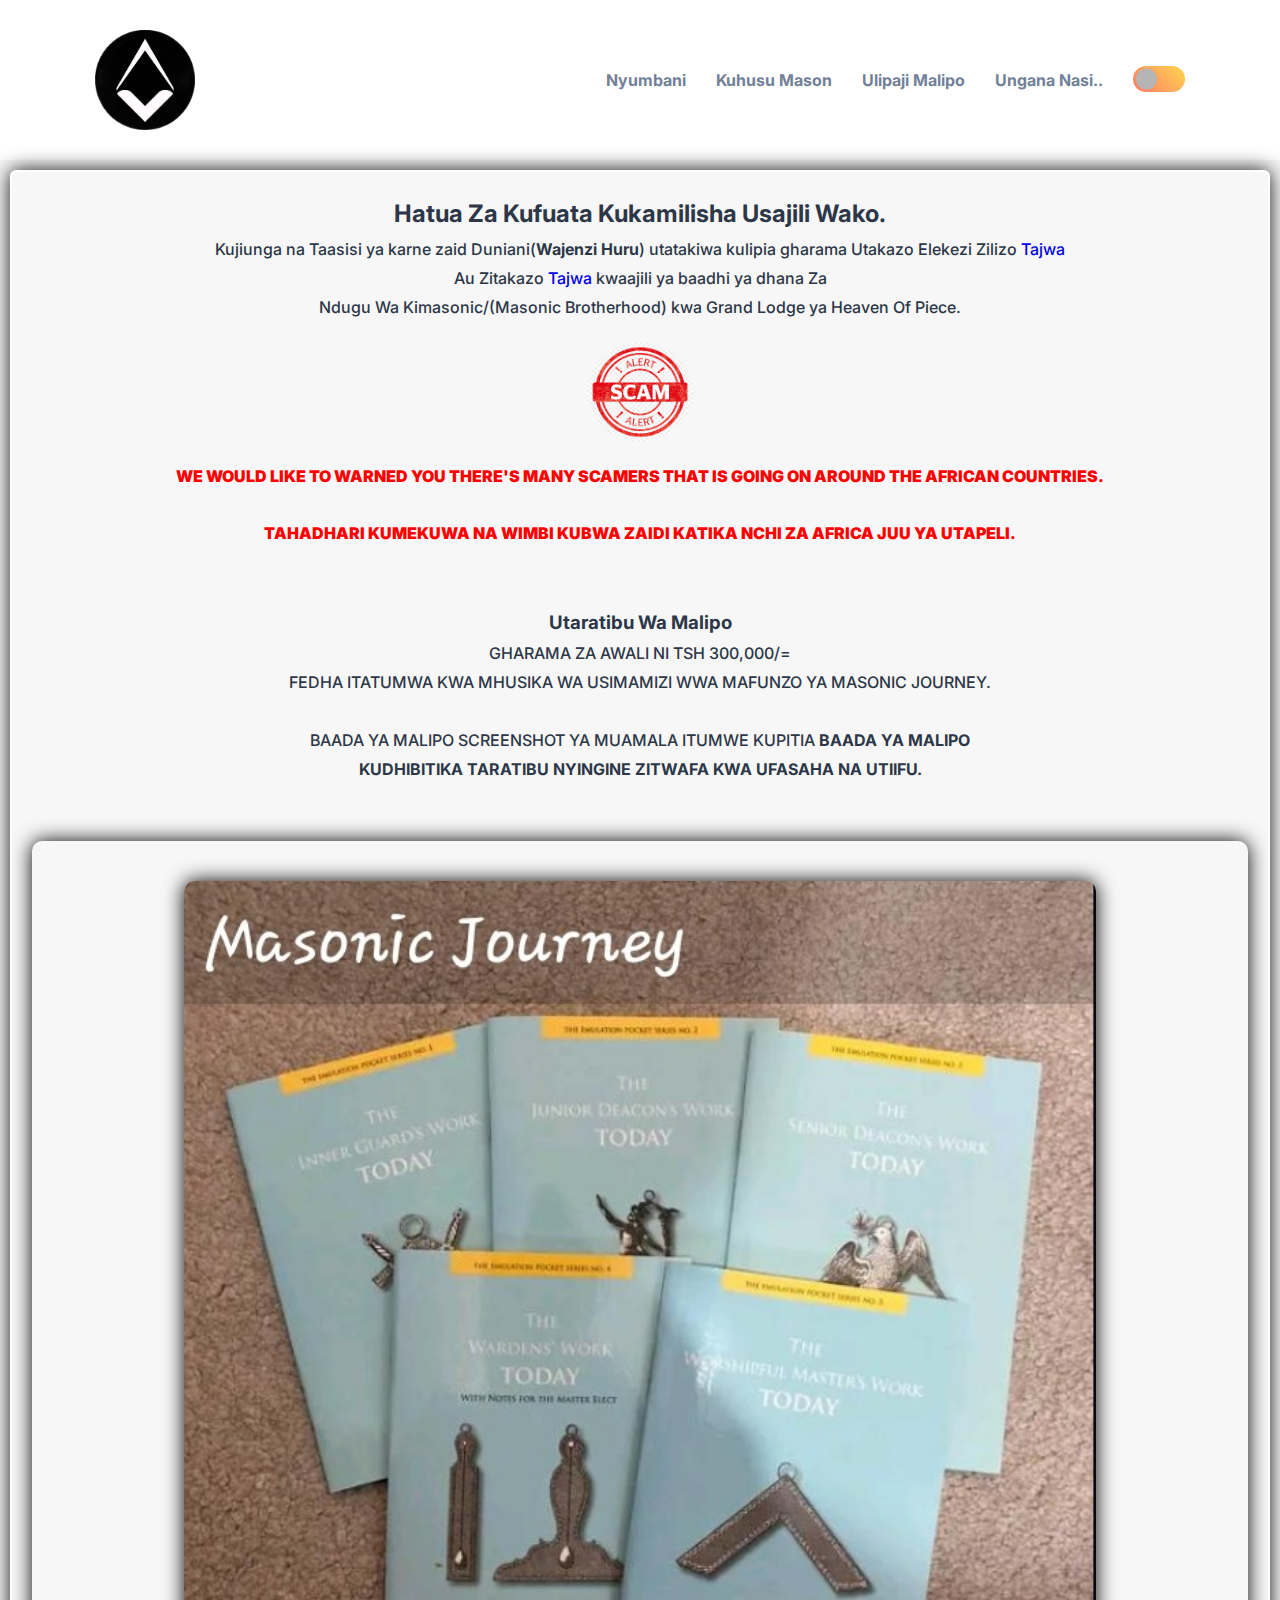
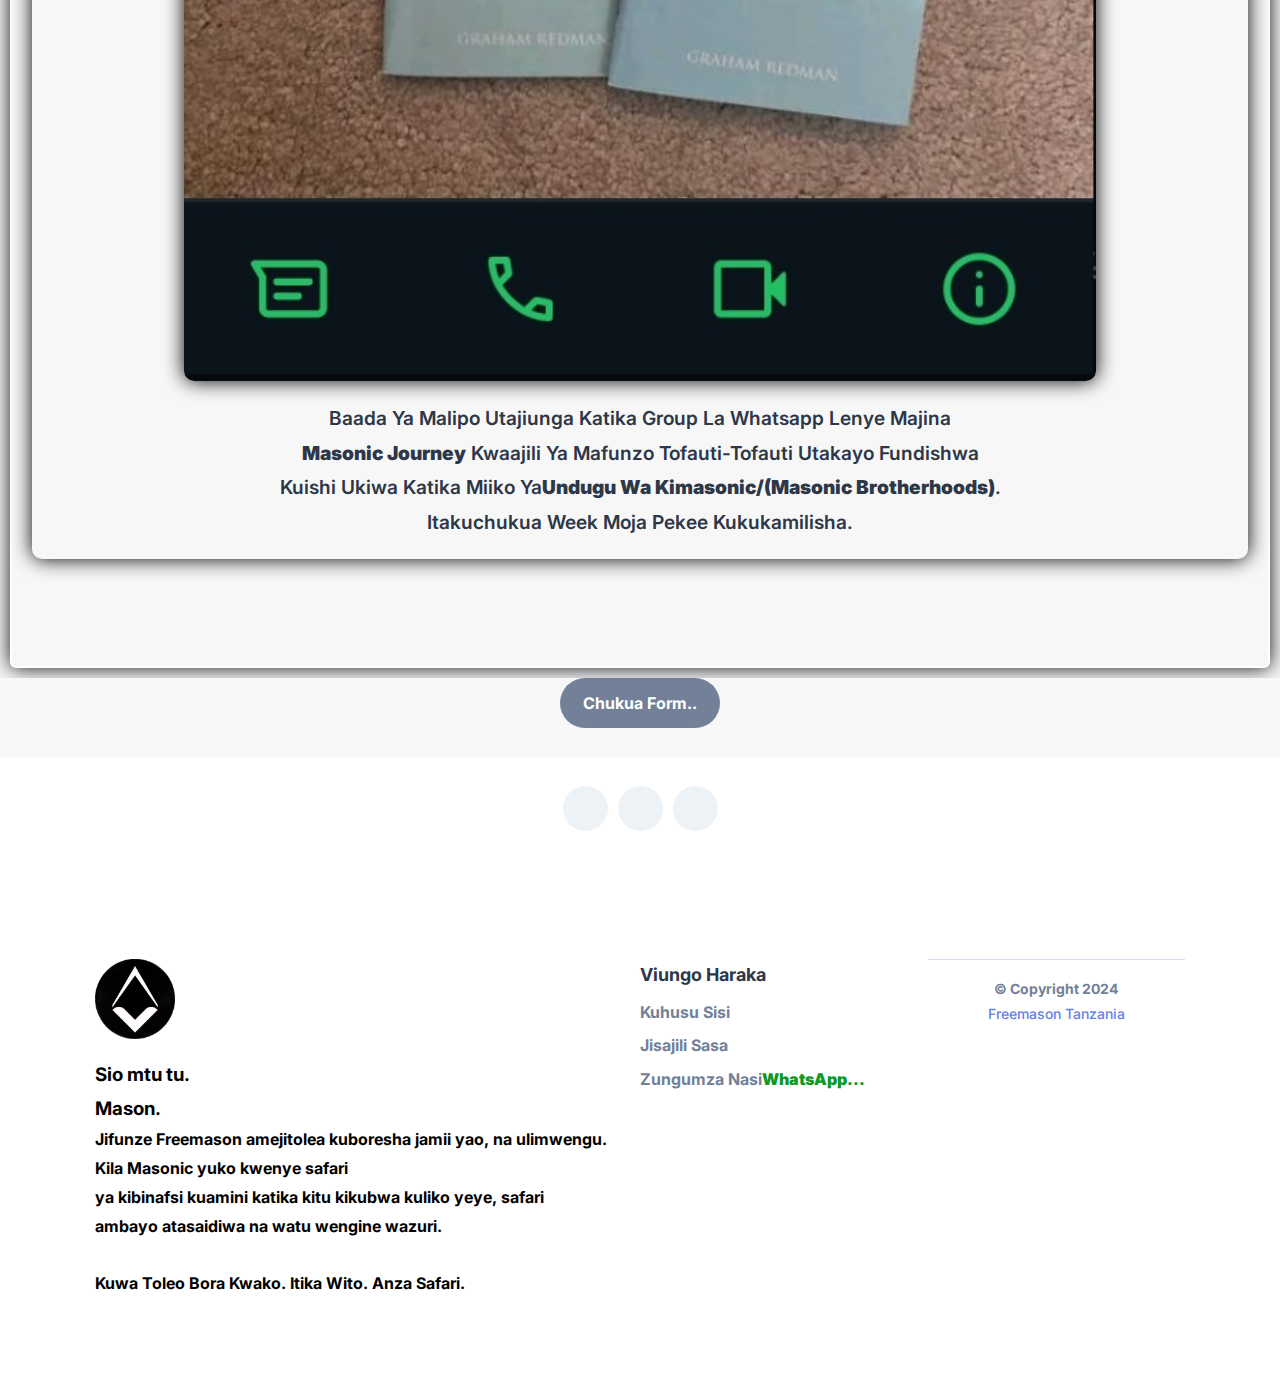
<file: Swahili/Payment.html>
<!DOCTYPE html>
<html lang="en">

<head>
    <meta charset="UTF-8">
    <meta http-equiv="X-UA-Compatible" content="IE=edge">
    <meta name="viewport" content="width=device-width, initial-scale=1.0">
    <title>FREEMASON TANZANIA</title>

    <!--
    - favicon
  -->
    <link rel="shortcut icon" href="images/A.png" type="image/x-icon">

    <!--
    - custom css link
  -->
    <link rel="stylesheet" href="css/pay.css">

    <!--
    - google font link
  -->
    <link rel="preconnect" href="https://fonts.googleapis.com">
    <link rel="preconnect" href="https://fonts.gstatic.com" crossorigin>
    <link href="https://fonts.googleapis.com/css2?family=Inter:wght@200;300;400;500;600;700;800;900&display=swap" rel="stylesheet">
</head>

<body class="light-theme">

    <!--
    - #HEADER
  -->

    <header>

        <div class="container">

            <nav class="navbar">

                <a href="index.html">
                    <img src="images/LogoRight.png" alt="Freemason Tanzania" width="100" class="logo-light">
                    <img src="images/LogoDark.png" alt="Freemason Tanzania" width="100" class="logo-dark">
                </a>

                <div class="btn-group">

                    <button class="theme-btn theme-btn-mobile light">
            <ion-icon name="moon" class="moon"></ion-icon>
            <ion-icon name="sunny" class="sun"></ion-icon>
          </button>

                    <button class="nav-menu-btn">
            <ion-icon name="menu-outline"></ion-icon>
          </button>

                </div>

                <div class="flex-wrapper">

                    <ul class="desktop-nav">

                        <li>
                            <a href="index.html" class="nav-link">Nyumbani</a>
                        </li>

                        <li>
                            <a href="about.html" class="nav-link">Kuhusu Mason</a>
                        </li>

                        <li>
                            <a href="code.html" class="nav-link">Ulipaji Malipo</a>
                        </li>

                        <li class="nav-item">
                            <a href="https://whatsapp.com/channel/0029Vaafl7IKgsNkTJne0C3n" target="_blank" class="nav-link">Ungana Nasi..</a>
                        </li>

                    </ul>

                    <button class="theme-btn theme-btn-desktop light">
            <ion-icon name="moon" class="moon"></ion-icon>
            <ion-icon name="sunny" class="sun"></ion-icon>
          </button>

                </div>

                <div class="mobile-nav">

                    <button class="nav-close-btn">
            <ion-icon name="close-outline"></ion-icon>
          </button>

                    <div class="wrapper">

                        <p class="h3 nav-title">Menu</p>

                        <ul>

                            <li>
                                <a href="index.html" class="nav-link">Nyumbani</a>
                            </li>

                            <li>
                                <a href="about.html" class="nav-link">Kuhusu Mason</a>
                            </li>

                            <li>
                                <a href="code.html" class="nav-link">Ulipaji Malipo</a>
                            </li>

                            <li class="nav-item">
                                <a href="https://whatsapp.com/channel/0029Vaafl7IKgsNkTJne0C3n" target="_blank" class="nav-link">Ungana Nasi..</a>
                            </li>

                        </ul>

                    </div>

                    <div>

                        <p class="h3 nav-title">Jifunze Zaidi</p>

                        <ul>
                            <li class="nav-item">
                                <a href="index.html" class="nav-link">Nyuma..</a>
                            </li>

                            <li class="nav-item">
                                <a href="code.html" class="nav-link">Jisajili</a>
                            </li>

                            <li class="nav-item">
                                <a href="https://whatsapp.com/channel/0029Vaafl7IKgsNkTJne0C3n" target="_blank" class="nav-link">Zungumza Nasi <strong style="color: rgb(12, 153, 36);">WhatsApp...</strong></a>
                            </li>
                        </ul>

                    </div>

                </div>

            </nav>

        </div>

    </header>





    <main>

        <!--- #HERO SECTION -->

        <div class="de">
            <div class="form-box">
                <div class="in">
                    <h2 class="text-01">Hatua Za Kufuata Kukamilisha Usajili Wako.</h2>

                    <p class="">Kujiunga na Taasisi ya karne zaid Duniani(<strong>Wajenzi Huru</strong>) utatakiwa kulipia gharama Utakazo Elekezi Zilizo <a href="#">Tajwa</a><br /> Au Zitakazo <a href="#">Tajwa</a> kwaajili ya baadhi ya dhana Za<br />Ndugu Wa Kimasonic/(Masonic
                        Brotherhood) kwa Grand Lodge ya Heaven Of Piece.
                    </p>

                    <div class="">

                    </div>

                    <div class="warning">
                        <div class="alert-danger" role="alert ">
                            <img src="images/images.png " alt=" Warning Icon " class="alert " />
                        </div>
                        <h4 style="color: rgb(255, 0, 0); "><strong>WE WOULD LIKE TO WARNED YOU THERE'S MANY SCAMERS THAT IS GOING ON AROUND THE AFRICAN COUNTRIES.</strong></h4>
                        <br />
                        <h4 style="color: rgb(255, 0, 0); "><strong>TAHADHARI KUMEKUWA NA WIMBI KUBWA ZAIDI KATIKA NCHI ZA AFRICA JUU YA UTAPELI.</strong></h4>
                    </div>
                    <div id="tz " class="box ">
                        <br />
                        <br />
                        <h3 class=" ">Utaratibu Wa Malipo</h3>

                        <div class="h4-sets ">
                            <p>
                                GHARAMA ZA AWALI NI TSH 300,000/=<br />FEDHA ITATUMWA KWA MHUSIKA WA USIMAMIZI WWA MAFUNZO YA MASONIC JOURNEY.<br />
                                <br /> BAADA YA MALIPO SCREENSHOT YA MUAMALA ITUMWE KUPITIA <strong>BAADA YA MALIPO <br />KUDHIBITIKA TARATIBU NYINGINE ZITWAFA KWA UFASAHA NA UTIIFU.
                            </p>
                        </div>
                    </div>
                    <br /><br />
                    <div class="after ">
                        <div class="after-pay ">
                            <div class="imag">
                                <img class="masonic-journey " alt="MasonicJ.. " src="images/MJ.jpg ">
                            </div>
                            <p>
                                Baada Ya Malipo Utajiunga Katika Group La Whatsapp Lenye Majina<br />
                                <strong>Masonic Journey</strong> Kwaajili Ya Mafunzo Tofauti-Tofauti Utakayo Fundishwa<br />Kuishi Ukiwa Katika Miiko Ya<strong>Undugu Wa Kimasonic/(Masonic Brotherhoods)</strong>.<br /> Itakuchukua Week Moja Pekee Kukukamilisha.
                            </p>
                        </div>
                    </div>
                </div>
                <br />
                <br />
                <br />
            </div>
        </div>




        <div class="me">
            <button class="btn load-more "><a href="code.html" style="color: var(--background-primary); ">Chukua Form..</a></button>
            <br/>
        </div>
        <br/>
        <div class="contact ">

            <div class="wrapper ">

                <ul class="social-link ">

                    <li>
                        <a href="# " class="icon-box discord ">
                            <ion-icon name="logo-discord "></ion-icon>
                        </a>
                    </li>

                    <li>
                        <a href="https://whatsapp.com/channel/0029Vaafl7IKgsNkTJne0C3n" class="icon-box twitter ">
                            <ion-icon name="logo-whatsapp "></ion-icon>
                        </a>
                    </li>

                    <li>
                        <a href="# " class="icon-box facebook ">
                            <ion-icon name="logo-facebook "></ion-icon>
                        </a>
                    </li>

                </ul>

            </div>

        </div>

    </main>





    <!--
    - #FOOTER
  -->

    <footer>

        <div class="container ">

            <div class="wrapper ">

                <a href="index.html" class="footer-logo ">
                    <img src="images/LogoRight.png " alt="Freemason Tanzania" width="80 " class="logo-light ">
                    <img src="images/LogoDark.png " alt="Freemason Tanzania" width="80 " class="logo-dark ">
                </a>
                <h3>Sio mtu tu.</h3>
                <h3>Mason.</h3>
                <p>
                    Jifunze Freemason amejitolea kuboresha jamii yao, na ulimwengu. Kila Masonic yuko kwenye safari
                    <br /> ya kibinafsi kuamini katika kitu kikubwa kuliko yeye, safari ambayo atasaidiwa na watu wengine wazuri.
                    <br />
                    <br />Kuwa Toleo Bora Kwako. Itika Wito. Anza Safari.
                </p>
            </div>

            <div class="wrapper ">

                <p class="footer-title ">Viungo Haraka</p>

                <ul>

                    <li>
                        <a href="about.html" class="footer-link ">Kuhusu Sisi</a>
                    </li>

                    <li>
                        <a href="code.html" class="footer-link ">Jisajili Sasa</a>
                    </li>

                    <li>
                        <a href="https://whatsapp.com/channel/0029Vaafl7IKgsNkTJne0C3n " target="_blank " class="footer-link ">Zungumza Nasi<strong style="color: rgb(12, 153, 36); ">WhatsApp...</strong></a>
                    </li>


                </ul>

            </div>

            <p class="copyright ">
                &copy; Copyright 2024
                <a href="index.html ">Freemason Tanzania</a>
            </p>

    </footer>





    <!--
    - custom js link
  -->
    <script src="js/pay.js "></script>

    <!--
    - ionicon link
  -->
    <script type="module " src="https://unpkg.com/ionicons@5.5.2/dist/ionicons/ionicons.esm.js "></script>
    <script nomodule src="https://unpkg.com/ionicons@5.5.2/dist/ionicons/ionicons.js "></script>
</body>

</html>
</file>
<file: english/css/pay.css>
/*-----------------------------------*\ 
  #style.css
\*-----------------------------------*/


/**
 * copyright 2022 @codewithsadee 
 */


/*-----------------------------------*\ 
  #CUSTOM PROPERTY
\*-----------------------------------*/

.light-theme {
    /**
   * light theme colors 
   */
    --background-primary: hsl(0, 0%, 100%);
    --background-secondary: hsl(0, 0%, 97%);
    --action-primary: hsl(213, 35%, 88%);
    --action-secondary: hsl(210, 38%, 95%);
    --foreground-primary: hsl(218, 23%, 23%);
    --foreground-secondary: hsl(216, 15%, 52%);
    --foreground-tertiary: hsl(214, 20%, 69%);
    --accent: hsl(229, 76%, 66%);
}

.dark-theme {
    /**
   * dark theme colors 
   */
    --background-primary: hsl(218, 23%, 23%);
    --background-secondary: hsl(220, 26%, 14%);
    --action-primary: hsl(216, 15%, 52%);
    --action-secondary: hsl(218, 23%, 23%);
    --foreground-primary: hsl(210, 38%, 95%);
    --foreground-secondary: hsl(211, 25%, 84%);
    --foreground-tertiary: hsl(214, 20%, 69%);
    --accent: hsl(229, 76%, 66%);
}

:root {
    /**
   * color
   */
    --white: hsl(0, 0%, 71%);
    /**
   * typography 
   */
    --fs-base: 0.85rem;
    --fs-1: 1.875rem;
    --fs-2: 1.5rem;
    --fs-3: 1.25rem;
    --fs-4: 0.875rem;
    --fs-5: 0.75rem;
    /**
   * spacing 
   */
    --py: 5rem;
}


/*-----------------------------------*\ 
  #RESET
\*-----------------------------------*/

*,
*::before,
*::after {
    margin: 0;
    padding: 0;
    box-sizing: border-box;
}

a {
    text-decoration: none;
}

li {
    list-style: none;
}

img,
button {
    display: block;
}

a,
span {
    display: inline-block;
}

button {
    font: inherit;
    border: none;
    background: none;
    cursor: pointer;
}

html {
    font-family: "Inter", sans-serif;
    font-size: var(--fs-base);
    /* base font-size (0.85rem = 13.6px) */
    line-height: 1.8;
}

:focus {
    outline-offset: 4px;
}


/**
 * scrollbar style
 */

::-webkit-scrollbar {
    width: 16px;
}

::-webkit-scrollbar-thumb {
    background: var(--accent);
    border-radius: 20px;
    border: 4px solid;
}

.light-theme::-webkit-scrollbar-thumb {
    border-color: hsl(0, 0%, 90%);
}

.dark-theme::-webkit-scrollbar-thumb {
    border-color: hsl(219, 27%, 20%);
}

.light-theme::-webkit-scrollbar-track {
    background: hsl(0, 0%, 90%);
}

.dark-theme::-webkit-scrollbar-track {
    background: hsl(219, 27%, 20%);
}


/*-----------------------------------*\ 
  #BASE STYLE
\*-----------------------------------*/

.h1,
.h2,
.h3,
.h4 {
    display: block;
    color: var(--foreground-primary);
}

.h1 {
    font-size: var(--fs-1);
    font-weight: 900;
}

.h2 {
    font-size: var(--fs-2);
    font-weight: 700;
}

.h3 {
    font-size: var(--fs-3);
    font-weight: 700;
}

.h4 {
    font-size: var(--fs-4);
    font-weight: 700;
}

.text-sm {
    font-size: var(--fs-4);
}

.text-tiny {
    font-size: var(--fs-5);
}


/*-----------------------------------*\ 
  #REUSED STYLE
\*-----------------------------------*/

.container {
    margin-inline: auto;
    margin: auto;
    /* fallback for margin-inline */
    padding: 0 15px;
}

.btn {
    min-width: 10rem;
    border-radius: 100px;
}

.btn-primary {
    background: var(--accent);
    color: var(--white);
    padding: 0.6875rem 1.1875rem;
}

.btn-primary:hover {
    background: var(--foreground-secondary);
    color: var(--action-primary);
}

.btn-secondary {
    background: var(--action-secondary);
    color: var(--foreground-secondary);
    padding: 0.5rem 1rem;
    border: 3px solid var(--foreground-tertiary);
}

.btn-secondary:hover {
    border-color: var(--accent);
}


/*-----------------------------------*\ 
  #Extra style for dark theme
\*-----------------------------------*/

.dark-theme .btn-primary:hover {
    color: var(--background-primary);
}

.dark-theme .blog-topic {
    background: var(--action-primary);
    color: var(--foreground-secondary);
}

.dark-theme .blog-topic:hover {
    background: var(--foreground-primary);
    color: var(--action-primary);
}

.dark-theme .load-more:hover {
    color: var(--white);
}

.dark-theme .aside .h2 {
    color: var(--foreground-primary);
}

.dark-thame .de .form-box .in {
    background: var(--foreground-primary);
    color: var(--action-primary);
}


/*-----------------------------------*\ 
  #HEADER
\*-----------------------------------*/

header {
    background: var(--background-primary);
}

header .flex-wrapper {
    display: none;
}

.navbar {
    display: flex;
    justify-content: space-between;
    align-items: center;
    gap: 15px;
    padding: 15px 0;
}

.logo-light,
.logo-dark {
    display: none;
}

.light-theme .logo-light,
.dark-theme .logo-dark {
    display: block;
}

header .btn-group {
    display: flex;
    align-items: center;
    gap: 15px;
}

.theme-btn-mobile,
.nav-menu-btn,
.nav-close-btn {
    background: var(--action-secondary);
    color: var(--foreground-tertiary);
    width: 40px;
    height: 40px;
    display: flex;
    justify-content: center;
    align-items: center;
    border-radius: 50%;
    font-size: 25px;
}

:is(.theme-btn-mobile, .nav-menu-btn, .nav-close-btn):hover {
    background: var(--accent);
    color: var(--white);
}

.theme-btn-mobile ion-icon {
    display: none;
}

.theme-btn-mobile.light .sun,
.theme-btn-mobile.dark .moon {
    display: block;
}

.mobile-nav {
    position: fixed;
    inset: 0;
    background: var(--background-primary);
    padding: 70px 20px;
    overflow: auto;
    overscroll-behavior: contain;
    transform: translateX(100%);
    visibility: hidden;
    transition: 0.5s cubic-bezier(1, 0, 0.30, 0.70);
    z-index: 10;
}

.mobile-nav.active {
    transform: translateX(0);
    visibility: visible;
}

.nav-close-btn {
    position: absolute;
    top: 20px;
    right: 20px;
}

.mobile-nav .wrapper {
    padding-bottom: 1.25rem;
    margin-bottom: 1.25rem;
    border-bottom: 1px solid var(--action-primary);
}

.mobile-nav .nav-title {
    margin-bottom: 1rem;
}

.mobile-nav .nav-item {
    margin-bottom: 0.5rem;
}

.mobile-nav .nav-link {
    font-size: var(--fs-3);
    color: var(--foreground-secondary);
}

.mobile-nav .nav-link:hover {
    color: var(--accent);
}


/*-----------------------------------*\ 
  #HERO SECTION
\*-----------------------------------*/

.form-box {
    width: auto;
    height: auto;
    padding: 50px;
    background: var(--background-secondary);
    border: 2px solid #ffffff;
    border-radius: 6px;
    font-size: 1em;
    color: var(--foreground-primary);
    font-weight: 500;
    box-shadow: 0 0 20px rgba(9, 11, 16, 0.976);
    text-align: center;
    padding: 20px;
}

.alert-danger {
    display: flex;
    justify-content: center;
    padding: 20px;
}

.de {
    background-color: var(--background-secondary);
    padding: 10px;
}

.in {
    text-align: center;
}

.alert {
    width: auto;
    height: 100px;
    border-radius: 50%;
    display: center;
    align-items: center;
}

.rounded-circle {
    border-radius: 50%;
}

.payment {
    color: var(--foreground-primary);
    display: center;
    align-items: center;
    align-content: center;
    text-align: center;
}

.payment-dilector {
    padding-top: 20px;
    padding-top: 20px;
    margin-top: 20p;
}

.after {
    width: auto;
    height: auto;
    border: 2px inherit white;
    box-shadow: 0 0 20px black;
    padding: 20px;
    border-radius: 10px;
}

.after-pay {
    color: var(--foreground-primary);
    font-size: 1.2em;
    font-weight: 600;
}

.imag {
    display: flex;
    justify-content: center;
    padding: 20px;
}

.alert {
    width: auto;
    height: 100px;
    border-radius: 50%;
}

.masonic-journey {
    width: auto;
    height: 400px;
    border-radius: 10px;
    box-shadow: 0 0 20px black;
}


/*-----------------------------------*\ 
  #BLOG SECTION
\*-----------------------------------*/

.main {
    background: var(--background-secondary);
    padding: var(--py) 0;
}

.load-more {
    margin-inline: auto;
    margin: auto;
    /* fallback for margin-inline */
    background: var(--foreground-secondary);
    color: var(--background-secondary);
    padding: 0.6875rem 1.1875rem;
}

.load-more:hover {
    background: var(--accent);
}

.me {
    background-color: var(--background-secondary);
}


/*-----------------------------------*\ 
  #FOOTER
\*-----------------------------------*/

footer {
    background: var(--background-primary);
}

footer .container {
    padding: var(--py) 15px;
    display: grid;
    grid-template-columns: 1fr;
    gap: 30px;
}

footer .wrapper {
    text-align: center;
}

.footer-logo {
    margin-bottom: 10px;
}

.footer-text {
    color: var(--foreground-secondary);
    max-width: 300px;
    margin-inline: auto;
    margin: auto;
    /* fallback for margin-inline */
}

.footer-title {
    color: var(--foreground-primary);
    font-weight: 700;
    margin-bottom: 0.4rem;
}

.footer-link {
    color: var(--foreground-secondary);
}

.footer-link:hover {
    color: var(--accent);
}

.copyright {
    color: var(--foreground-secondary);
    font-size: var(--fs-4);
    text-align: center;
    padding: 1rem;
    border-top: 1px solid var(--action-primary);
}

.copyright a {
    color: var(--accent);
    font-weight: 500;
}

.copyright a:hover {
    text-decoration: underline;
}


/*-----------------------------------*\ 
  #MEDIA QUERIES
\*-----------------------------------*/


/**
 * responsive for larger than 550px screen
 */

@media (min-width: 550px) {
     :root {
        /**
     * typography 
     */
        --fs-base: 0.90rem;
    }
    /**
   * BLOG 
   */
    .masonic-journey {
        width: auto;
        height: 500px;
        border-radius: 10px;
        box-shadow: 0 0 20px black;
    }
}


/**
 * responsive for larger than 650px screen
 */

@media (min-width: 650px) {
     :root {
        /**
     * typography 
     */
        --fs-1: 2.25rem;
    }
    /**
   * REUSED STYLE 
   */
    .container {
        padding: 0 30px;
    }
    /**
   * HEADER 
   */
    .navbar {
        padding: 30px 0;
    }
    /**
   * BLOG 
   */
    .blog .h2 {
        position: relative;
        text-align: left;
        padding-left: 2rem;
    }
    .blog .h2::before {
        content: '';
        position: absolute;
        top: 0;
        left: 0;
        background: var(--action-primary);
        width: 5px;
        height: 100%;
        border-radius: 5px;
    }
    /**
   * FOOTER 
   */
    footer .container {
        padding: var(--py) 30px;
        grid-template-columns: 2fr 1fr 1fr;
    }
    footer .wrapper {
        text-align: left;
    }
    .footer-text {
        margin: 0;
    }
}


/**
 * responsive for larger than 768px screen
 */

@media (min-width: 768px) {
    /**
   * REUSED STYLE 
   */
    .container {
        max-width: 800px;
    }
    .masonic-journey {
        width: auto;
        height: 750px;
        border-radius: 10px;
        box-shadow: 0 0 20px black;
    }
}


/**
 * responsive for larger than 1024px screen
 */

@media (min-width: 1024px) {
     :root {
        /**
     * typography 
     */
        --fs-base: 1rem;
        --fs-1: 3rem;
    }
    /**
   * REUSED STYLE 
   */
    .container {
        max-width: 1150px;
    }
    /**
   * HEADER 
   */
    header .btn-group {
        display: none;
    }
    header .flex-wrapper {
        display: flex;
        gap: 30px;
    }
    .desktop-nav {
        display: flex;
        align-items: center;
        gap: 30px;
    }
    .desktop-nav .nav-link {
        color: var(--foreground-secondary);
        font-weight: 700;
    }
    .desktop-nav .nav-link:hover {
        color: var(--accent);
    }
    .theme-btn-desktop {
        position: relative;
        background: var(--background-secondary);
        color: var(--white);
        width: 52px;
        height: 26px;
        display: flex;
        justify-content: center;
        align-items: center;
        gap: 10px;
        border-radius: 100px;
    }
    .theme-btn-desktop.light {
        background: linear-gradient(45deg, hsl(7, 100%, 71%), hsl(46, 100%, 65%));
    }
    .theme-btn-desktop.dark {
        background: linear-gradient(45deg, hsl(225, 100%, 60%), hsl(296, 80%, 40%));
    }
    .theme-btn-desktop::before {
        content: '';
        position: absolute;
        background: var(--white);
        width: 21px;
        height: 21px;
        border-radius: 30px;
        top: 50%;
        left: 3px;
        transform: translateY(-50%);
        box-shadow: 0 2px 10px -2px hsla(0, 0%, 0%, 0.05);
        z-index: 2;
    }
    .theme-btn-desktop.dark::before {
        left: calc(100% - 24px);
    }
    /**
   * HERO 
   */
    .masonic-journey {
        width: auto;
        height: 1100px;
        border-radius: 10px;
        box-shadow: 0 0 20px black;
    }
    /**
   * MAIN 
   */
    .main .container {
        display: grid;
        grid-template-columns: 5fr 2fr;
        gap: 60px;
    }
    /**
   * ASIDE 
   */
    .aside {
        display: block;
        align-self: stretch;
    }
    .aside .h2 {
        color: var(--foreground-secondary);
        margin-bottom: 3rem;
        text-align: center;
        line-height: 1.3;
    }
    .aside .wrapper {
        background: var(--background-primary);
        border-radius: 10px;
        padding: 40px;
        box-shadow: 0 5px 5px hsla(0, 0%, 0%, 0.05);
    }
    .topics {
        margin-bottom: 3rem;
    }
    .topic-btn {
        display: flex;
        align-items: stretch;
        background: var(--background-primary);
        border-radius: 10px;
        box-shadow: 0 5px 5px hsla(0, 0%, 0%, 0.05);
        overflow: hidden;
    }
    .topic-btn:not(:last-child) {
        margin-bottom: 1rem;
    }
    .topic-btn .icon-box {
        font-size: 22px;
        width: 70px;
        display: flex;
        justify-content: center;
        align-items: center;
        background: var(--action-primary);
        color: var(--foreground-secondary);
    }
    .topic-btn:hover .icon-box {
        background: var(--accent);
        color: var(--white);
    }
    .topic-btn ion-icon {
        --ionicon-stroke-width: 40px;
    }
    .topic-btn p {
        padding: 15px;
        color: var(--foreground-secondary);
        font-weight: 700;
    }
    .tags {
        margin-bottom: 3rem;
    }
    .tags .wrapper {
        display: flex;
        flex-wrap: wrap;
        gap: 0.2rem;
    }
    .tags .hashtag {
        background: var(--action-primary);
        color: var(--foreground-secondary);
        padding: 5px 10px;
        font-size: var(--fs-5);
        font-weight: 700;
        border-radius: 5px;
    }
    .tags .hashtag:hover {
        background: var(--foreground-secondary);
        color: var(--action-primary);
    }
    .contact {
        margin-bottom: 3rem;
    }
    .contact p {
        color: var(--foreground-secondary);
        margin-bottom: 1rem;
    }
    .social-link {
        display: flex;
        justify-content: center;
        align-items: center;
        gap: 10px;
    }
    .social-link .icon-box {
        width: 45px;
        height: 45px;
        background: var(--action-secondary);
        border-radius: 50%;
        display: flex;
        justify-content: center;
        align-items: center;
        font-size: 22px;
    }
    .social-link .discord {
        color: hsl(235, 86%, 65%);
    }
    .social-link .twitter {
        color: hsl(203, 89%, 53%);
    }
    .social-link .facebook {
        color: hsl(220, 46%, 48%);
    }
    .social-link .icon-box:hover {
        background: var(--accent);
        color: var(--white);
    }
    .newsletter {
        position: sticky;
        top: 3rem;
        margin-bottom: 98px;
    }
    .newsletter p {
        color: var(--foreground-secondary);
        margin-bottom: 1rem;
    }
    .newsletter input {
        border: none;
        background: var(--action-primary);
        display: block;
        width: 100%;
        padding: 0.5rem 1rem;
        font: inherit;
        color: var(--foreground-secondary);
        border-radius: 5px;
        margin-bottom: 1rem;
    }
    .newsletter input::placeholder {
        color: inherit;
    }
    .newsletter input:focus {
        outline: 2px solid;
        outline-offset: 0;
    }
    .newsletter .btn-primary {
        margin-inline: auto;
        margin: auto;
        /* fallback for margin-inline */
    }
    /**
   * FOOTER 
   */
    .footer-title {
        font-size: 1.125rem;
    }
    .footer-link {
        margin-bottom: 0.3rem;
    }
}
</file>
<file: france/css/about.css>
/*-----------------------------------*\ 
  #style.css
\*-----------------------------------*/


/**
 * copyright 2022 @codewithsadee 
 */


/*-----------------------------------*\ 
  #CUSTOM PROPERTY
\*-----------------------------------*/

.light-theme {
    /**
   * light theme colors 
   */
    --background-primary: hsl(0, 0%, 100%);
    --background-secondary: hsl(0, 0%, 97%);
    --action-primary: hsl(214, 32%, 91%);
    --action-secondary: hsl(210, 38%, 95%);
    --foreground-primary: hsl(218, 23%, 23%);
    --foreground-secondary: hsl(216, 15%, 52%);
    --foreground-tertiary: hsl(214, 20%, 69%);
    --accent: hsl(229, 76%, 66%);
}

.dark-theme {
    /**
   * dark theme colors 
   */
    --background-primary: hsl(218, 23%, 23%);
    --background-secondary: hsl(220, 26%, 14%);
    --action-primary: hsl(216, 15%, 52%);
    --action-secondary: hsl(218, 23%, 23%);
    --foreground-primary: hsl(210, 38%, 95%);
    --foreground-secondary: hsl(211, 25%, 84%);
    --foreground-tertiary: hsl(214, 20%, 69%);
    --accent: hsl(229, 76%, 66%);
}

:root {
    /**
   * color
   */
    --white: hsl(0, 0%, 100%);
    /**
   * typography 
   */
    --fs-base: 0.85rem;
    --fs-1: 1.875rem;
    --fs-2: 1.5rem;
    --fs-3: 1.25rem;
    --fs-4: 0.875rem;
    --fs-5: 0.75rem;
    /**
   * spacing 
   */
    --py: 5rem;
}


/*-----------------------------------*\ 
  #RESET
\*-----------------------------------*/

*,
*::before,
*::after {
    margin: 0;
    padding: 0;
    box-sizing: border-box;
}

a {
    text-decoration: none;
}

li {
    list-style: none;
}

img,
button {
    display: block;
}

a,
span {
    display: inline-block;
}

button {
    font: inherit;
    border: none;
    background: none;
    cursor: pointer;
}

html {
    font-family: "Inter", sans-serif;
    font-size: var(--fs-base);
    /* base font-size (0.85rem = 13.6px) */
    line-height: 1.8;
}

:focus {
    outline-offset: 4px;
}


/**
 * scrollbar style
 */

::-webkit-scrollbar {
    width: 16px;
}

::-webkit-scrollbar-thumb {
    background: var(--accent);
    border-radius: 20px;
    border: 4px solid;
}

.light-theme::-webkit-scrollbar-thumb {
    border-color: hsl(0, 0%, 90%);
}

.dark-theme::-webkit-scrollbar-thumb {
    border-color: hsl(219, 27%, 20%);
}

.light-theme::-webkit-scrollbar-track {
    background: hsl(0, 0%, 90%);
}

.dark-theme::-webkit-scrollbar-track {
    background: hsl(219, 27%, 20%);
}


/*-----------------------------------*\ 
  #BASE STYLE
\*-----------------------------------*/

.h1,
.h2,
.h3,
.h4 {
    display: block;
    color: var(--foreground-primary);
}

.h1 {
    font-size: var(--fs-1);
    font-weight: 900;
}

.h2 {
    font-size: var(--fs-2);
    font-weight: 700;
}

.h3 {
    font-size: var(--fs-3);
    font-weight: 700;
}

.h4 {
    font-size: var(--fs-4);
    font-weight: 700;
}

.text-sm {
    font-size: var(--fs-4);
}

.text-tiny {
    font-size: var(--fs-5);
}


/*-----------------------------------*\ 
  #REUSED STYLE
\*-----------------------------------*/

.container {
    margin-inline: auto;
    margin: auto;
    /* fallback for margin-inline */
    padding: 0 15px;
}

.btn {
    min-width: 10rem;
    border-radius: 100px;
}

.btn-primary {
    background: var(--accent);
    color: var(--white);
    padding: 0.6875rem 1.1875rem;
}

.btn-primary:hover {
    background: var(--foreground-secondary);
    color: var(--action-primary);
}

.btn-secondary {
    background: var(--action-secondary);
    color: var(--foreground-secondary);
    padding: 0.5rem 1rem;
    border: 3px solid var(--foreground-tertiary);
}

.btn-secondary:hover {
    border-color: var(--accent);
}


/*-----------------------------------*\ 
  #Extra style for dark theme
\*-----------------------------------*/

.dark-theme .btn-primary:hover {
    color: var(--background-primary);
}

.dark-theme .blog-topic {
    background: var(--action-primary);
    color: var(--foreground-secondary);
}

.dark-theme .blog-topic:hover {
    background: var(--foreground-primary);
    color: var(--action-primary);
}

.dark-theme .load-more:hover {
    color: var(--white);
}

.dark-theme .aside .h2 {
    color: var(--foreground-primary);
}


/*-----------------------------------*\ 
  #HEADER
\*-----------------------------------*/

header {
    background: var(--background-primary);
}

header .flex-wrapper {
    display: none;
}

.navbar {
    display: flex;
    justify-content: space-between;
    align-items: center;
    gap: 15px;
    padding: 15px 0;
}

.logo-light,
.logo-dark {
    display: none;
}

.light-theme .logo-light,
.dark-theme .logo-dark {
    display: block;
}

header .btn-group {
    display: flex;
    align-items: center;
    gap: 15px;
}

.theme-btn-mobile,
.nav-menu-btn,
.nav-close-btn {
    background: var(--action-secondary);
    color: var(--foreground-tertiary);
    width: 40px;
    height: 40px;
    display: flex;
    justify-content: center;
    align-items: center;
    border-radius: 50%;
    font-size: 25px;
}

:is(.theme-btn-mobile, .nav-menu-btn, .nav-close-btn):hover {
    background: var(--accent);
    color: var(--white);
}

.theme-btn-mobile ion-icon {
    display: none;
}

.theme-btn-mobile.light .sun,
.theme-btn-mobile.dark .moon {
    display: block;
}

.mobile-nav {
    position: fixed;
    inset: 0;
    background: var(--background-primary);
    padding: 70px 20px;
    overflow: auto;
    overscroll-behavior: contain;
    transform: translateX(100%);
    visibility: hidden;
    transition: 0.5s cubic-bezier(1, 0, 0.30, 0.70);
    z-index: 10;
}

.mobile-nav.active {
    transform: translateX(0);
    visibility: visible;
}

.nav-close-btn {
    position: absolute;
    top: 20px;
    right: 20px;
}

.mobile-nav .wrapper {
    padding-bottom: 1.25rem;
    margin-bottom: 1.25rem;
    border-bottom: 1px solid var(--action-primary);
}

.mobile-nav .nav-title {
    margin-bottom: 1rem;
}

.mobile-nav .nav-item {
    margin-bottom: 0.5rem;
}

.mobile-nav .nav-link {
    font-size: var(--fs-3);
    color: var(--foreground-secondary);
}

.mobile-nav .nav-link:hover {
    color: var(--accent);
}


/*-----------------------------------*\ 
  #HERO SECTION
\*-----------------------------------*/

.hero {
    background: var(--background-primary);
    padding-top: 2rem;
    padding-bottom: var(--py);
    text-align: center;
}

.hero .h1 {
    margin-bottom: 1rem;
    line-height: 1.6;
}

.hero b {
    color: var(--accent);
    font-weight: inherit;
}

.hero .h3 {
    color: var(--foreground-secondary);
    margin-bottom: 2rem;
}

.hero .btn-group {
    display: flex;
    justify-content: center;
    flex-wrap: wrap;
    gap: 15px;
    text-align: center;
}

.hero .right {
    display: none;
}

.left {
    padding: 10px;
}


/*-----------------------------------*\ 
  #BLOG SECTION
\*-----------------------------------*/

.main {
    background: var(--background-secondary);
    padding: var(--py) 0;
}

.blog .h2 {
    line-height: 1.3;
    margin-bottom: 3rem;
    text-align: center;
}

.blog-card-group {
    margin-bottom: 3rem;
}

.blog-card {
    background: var(--background-primary);
    padding: 10px;
    margin-bottom: 1rem;
    border-radius: 10px;
    box-shadow: 0 10px 10px hsla(0, 0%, 0%, 0.05);
    transition: 0.25s ease;
}

.blog-card:hover {
    transform: translateY(-2px);
    box-shadow: 0 10px 10px hsla(0, 0%, 0%, 0.1);
}

.blog-card-banner {
    display: none;
}

.blog-content-wrapper {
    padding: 10px 5px;
}

.blog-topic {
    background: var(--action-secondary);
    color: var(--foreground-secondary);
    font-weight: 600;
    padding: 0.25rem 1rem;
    border-radius: 5px;
    margin-bottom: 1rem;
}

.blog-topic:hover {
    background: var(--foreground-secondary);
    color: var(--action-secondary);
}

.blog-card .h3 {
    line-height: 1.4;
    margin-bottom: 1rem;
}

.blog-card .h3:hover {
    text-decoration: underline;
    text-decoration-thickness: 2px;
}

.blog-text,
.profile-wrapper {
    display: none;
}

.blog .wrapper {
    display: flex;
    justify-content: space-between;
    align-items: center;
    flex-wrap: wrap;
    gap: 15px;
}

.blog .h4 {
    color: var(--foreground-secondary);
}

.blog .h4:hover {
    color: var(--accent);
}

.blog .text-sm {
    display: flex;
    align-items: center;
    gap: 5px;
    color: var(--foreground-tertiary);
}

.blog .separator {
    background: var(--foreground-tertiary);
    margin-inline: 3px;
    margin: 0 3px;
    /* fallback for margin-inline */
    width: 3px;
    height: 3px;
    border-radius: 3px;
}

.blog ion-icon {
    --ionicon-stroke-width: 50px;
}

.load-more {
    margin-inline: auto;
    margin: auto;
    /* fallback for margin-inline */
    background: var(--foreground-secondary);
    color: var(--background-secondary);
    padding: 0.6875rem 1.1875rem;
}

.load-more:hover {
    background: var(--accent);
}


/*-----------------------------------*\ 
  #ASIDE
\*-----------------------------------*/

.aside {
    display: none;
}


/*-----------------------------------*\ 
  #FOOTER
\*-----------------------------------*/

footer {
    background: var(--background-primary);
}

footer .container {
    padding: var(--py) 15px;
    display: grid;
    grid-template-columns: 1fr;
    gap: 30px;
}

footer .wrapper {
    text-align: center;
}

.footer-logo {
    margin-bottom: 10px;
}

.footer-text {
    color: var(--foreground-secondary);
    max-width: 300px;
    margin-inline: auto;
    margin: auto;
    /* fallback for margin-inline */
}

.footer-title {
    color: var(--foreground-primary);
    font-weight: 700;
    margin-bottom: 0.4rem;
}

.footer-link {
    color: var(--foreground-secondary);
}

.footer-link:hover {
    color: var(--accent);
}

.copyright {
    color: var(--foreground-secondary);
    font-size: var(--fs-4);
    text-align: center;
    padding: 1rem;
    border-top: 1px solid var(--action-primary);
}

.copyright a {
    color: var(--accent);
    font-weight: 500;
}

.copyright a:hover {
    text-decoration: underline;
}


/*-----------------------------------*\ 
  #MEDIA QUERIES
\*-----------------------------------*/


/**
 * responsive for larger than 550px screen
 */

@media (min-width: 550px) {
     :root {
        /**
     * typography 
     */
        --fs-base: 0.90rem;
    }
    /**
   * BLOG 
   */
    .blog-card {
        display: grid;
        grid-template-columns: 3fr 4fr;
        gap: 20px;
    }
    .blog-card-banner {
        display: block;
        overflow: hidden;
        border-radius: 5px;
    }
    .blog-banner-img {
        width: 100%;
        height: 100%;
        object-fit: cover;
    }
}


/**
 * responsive for larger than 650px screen
 */

@media (min-width: 650px) {
     :root {
        /**
     * typography 
     */
        --fs-1: 2.25rem;
    }
    /**
   * REUSED STYLE 
   */
    .container {
        padding: 0 30px;
    }
    /**
   * HEADER 
   */
    .navbar {
        padding: 30px 0;
    }
    /**
   * BLOG 
   */
    .blog .h2 {
        position: relative;
        text-align: left;
        padding-left: 2rem;
    }
    .blog .h2::before {
        content: '';
        position: absolute;
        top: 0;
        left: 0;
        background: var(--action-primary);
        width: 5px;
        height: 100%;
        border-radius: 5px;
    }
    .blog-text,
    .profile-wrapper {
        display: block;
    }
    .blog-text {
        color: var(--foreground-secondary);
        font-size: var(--fs-4);
        display: -webkit-box;
        line-clamp: 3;
        -webkit-line-clamp: 3;
        -webkit-box-orient: vertical;
        overflow: hidden;
        margin-bottom: 1rem;
    }
    .blog .wrapper-flex {
        display: flex;
        justify-content: start;
        align-items: center;
        gap: 10px;
    }
    .profile-wrapper {
        width: 56px;
        height: 56px;
        background: var(--action-primary);
        padding: 3px;
        border-radius: 50%;
    }
    .profile-wrapper img {
        border-radius: 50%;
    }
    .blog .wrapper {
        flex-direction: column;
        align-items: start;
        gap: 0;
    }
    /**
   * FOOTER 
   */
    footer .container {
        padding: var(--py) 30px;
        grid-template-columns: 2fr 1fr 1fr;
    }
    footer .wrapper {
        text-align: left;
    }
    .footer-text {
        margin: 0;
    }
}


/**
 * responsive for larger than 768px screen
 */

@media (min-width: 768px) {
    /**
   * REUSED STYLE 
   */
    .container {
        max-width: 800px;
    }
}


/**
 * responsive for larger than 1024px screen
 */

@media (min-width: 1024px) {
     :root {
        /**
     * typography 
     */
        --fs-base: 1rem;
        --fs-1: 3rem;
    }
    /**
   * REUSED STYLE 
   */
    .container {
        max-width: 1150px;
    }
    /**
   * HEADER 
   */
    header .btn-group {
        display: none;
    }
    header .flex-wrapper {
        display: flex;
        gap: 30px;
    }
    .desktop-nav {
        display: flex;
        align-items: center;
        gap: 30px;
    }
    .desktop-nav .nav-link {
        color: var(--foreground-secondary);
        font-weight: 700;
    }
    .desktop-nav .nav-link:hover {
        color: var(--accent);
    }
    .theme-btn-desktop {
        position: relative;
        background: var(--background-secondary);
        color: var(--white);
        width: 52px;
        height: 26px;
        display: flex;
        justify-content: center;
        align-items: center;
        gap: 10px;
        border-radius: 100px;
    }
    .theme-btn-desktop.light {
        background: linear-gradient(45deg, hsl(7, 100%, 71%), hsl(46, 100%, 65%));
    }
    .theme-btn-desktop.dark {
        background: linear-gradient(45deg, hsl(225, 100%, 60%), hsl(296, 80%, 40%));
    }
    .theme-btn-desktop::before {
        content: '';
        position: absolute;
        background: var(--white);
        width: 21px;
        height: 21px;
        border-radius: 30px;
        top: 50%;
        left: 3px;
        transform: translateY(-50%);
        box-shadow: 0 2px 10px -2px hsla(0, 0%, 0%, 0.05);
        z-index: 2;
    }
    .theme-btn-desktop.dark::before {
        left: calc(100% - 24px);
    }
    /**
   * HERO 
   */
    .hero {
        text-align: left;
    }
    .hero .container {
        display: grid;
        grid-template-columns: 1fr 1fr;
        align-items: center;
        gap: 50px;
    }
    .hero .btn-group {
        justify-content: start;
        gap: 30px;
    }
    .hero .right {
        position: relative;
        display: flex;
        justify-content: center;
        align-items: center;
    }
    .hero .pattern-bg {
        position: absolute;
        top: 50%;
        transform: translateY(-50%);
        width: 100%;
        height: 200px;
        background: url(../images/pattern.png);
        background-size: contain;
        opacity: 0.2;
    }
    .hero .img-box {
        position: relative;
        z-index: 2;
    }
    .hero-img {
        width: 100%;
        height: 100%;
        object-fit: contain;
        border-radius: 0 0 280px 230px;
        transform: translate(10px, -10px);
    }
    .hero .shape {
        position: absolute;
        top: 50%;
        left: 50%;
        border-radius: 50%;
        transform: translate(-50%, -42%) rotate(-20deg);
    }
    .hero .shape-1 {
        background: var(--accent);
        width: 90%;
        height: 90%;
        z-index: -1;
    }
    .hero .shape-2 {
        width: 92%;
        height: 92%;
        box-shadow: inset 0 -30px 0 var(--action-primary);
        z-index: 2;
    }
    /**
   * MAIN 
   */
    .main .container {
        display: grid;
        grid-template-columns: 5fr 2fr;
        gap: 60px;
    }
    /**
   * ASIDE 
   */
    .aside {
        display: block;
        align-self: stretch;
    }
    .aside .h2 {
        color: var(--foreground-secondary);
        margin-bottom: 3rem;
        text-align: center;
        line-height: 1.3;
    }
    .aside .wrapper {
        background: var(--background-primary);
        border-radius: 10px;
        padding: 40px;
        box-shadow: 0 5px 5px hsla(0, 0%, 0%, 0.05);
    }
    .topics {
        margin-bottom: 3rem;
    }
    .topic-btn {
        display: flex;
        align-items: stretch;
        background: var(--background-primary);
        border-radius: 10px;
        box-shadow: 0 5px 5px hsla(0, 0%, 0%, 0.05);
        overflow: hidden;
    }
    .topic-btn:not(:last-child) {
        margin-bottom: 1rem;
    }
    .topic-btn .icon-box {
        font-size: 22px;
        width: 70px;
        display: flex;
        justify-content: center;
        align-items: center;
        background: var(--action-primary);
        color: var(--foreground-secondary);
    }
    .topic-btn:hover .icon-box {
        background: var(--accent);
        color: var(--white);
    }
    .topic-btn ion-icon {
        --ionicon-stroke-width: 40px;
    }
    .topic-btn p {
        padding: 15px;
        color: var(--foreground-secondary);
        font-weight: 700;
    }
    .tags {
        margin-bottom: 3rem;
    }
    .tags .wrapper {
        display: flex;
        flex-wrap: wrap;
        gap: 0.2rem;
    }
    .tags .hashtag {
        background: var(--action-primary);
        color: var(--foreground-secondary);
        padding: 5px 10px;
        font-size: var(--fs-5);
        font-weight: 700;
        border-radius: 5px;
    }
    .tags .hashtag:hover {
        background: var(--foreground-secondary);
        color: var(--action-primary);
    }
    .contact {
        margin-bottom: 3rem;
    }
    .contact p {
        color: var(--foreground-secondary);
        margin-bottom: 1rem;
    }
    .social-link {
        display: flex;
        justify-content: center;
        align-items: center;
        gap: 10px;
    }
    .social-link .icon-box {
        width: 45px;
        height: 45px;
        background: var(--action-secondary);
        border-radius: 50%;
        display: flex;
        justify-content: center;
        align-items: center;
        font-size: 22px;
    }
    .social-link .discord {
        color: hsl(235, 86%, 65%);
    }
    .social-link .twitter {
        color: hsl(203, 89%, 53%);
    }
    .social-link .facebook {
        color: hsl(220, 46%, 48%);
    }
    .social-link .icon-box:hover {
        background: var(--accent);
        color: var(--white);
    }
    .newsletter {
        position: sticky;
        top: 3rem;
        margin-bottom: 98px;
    }
    .newsletter p {
        color: var(--foreground-secondary);
        margin-bottom: 1rem;
    }
    .newsletter input {
        border: none;
        background: var(--action-primary);
        display: block;
        width: 100%;
        padding: 0.5rem 1rem;
        font: inherit;
        color: var(--foreground-secondary);
        border-radius: 5px;
        margin-bottom: 1rem;
    }
    .newsletter input::placeholder {
        color: inherit;
    }
    .newsletter input:focus {
        outline: 2px solid;
        outline-offset: 0;
    }
    .newsletter .btn-primary {
        margin-inline: auto;
        margin: auto;
        /* fallback for margin-inline */
    }
    /**
   * FOOTER 
   */
    .footer-title {
        font-size: 1.125rem;
    }
    .footer-link {
        margin-bottom: 0.3rem;
    }
}
</file>
<file: france/css/pay.css>
/*-----------------------------------*\ 
  #style.css
\*-----------------------------------*/


/**
 * copyright 2022 @codewithsadee 
 */


/*-----------------------------------*\ 
  #CUSTOM PROPERTY
\*-----------------------------------*/

.light-theme {
    /**
   * light theme colors 
   */
    --background-primary: hsl(0, 0%, 100%);
    --background-secondary: hsl(0, 0%, 97%);
    --action-primary: hsl(213, 35%, 88%);
    --action-secondary: hsl(210, 38%, 95%);
    --foreground-primary: hsl(218, 23%, 23%);
    --foreground-secondary: hsl(216, 15%, 52%);
    --foreground-tertiary: hsl(214, 20%, 69%);
    --accent: hsl(229, 76%, 66%);
}

.dark-theme {
    /**
   * dark theme colors 
   */
    --background-primary: hsl(218, 23%, 23%);
    --background-secondary: hsl(220, 26%, 14%);
    --action-primary: hsl(216, 15%, 52%);
    --action-secondary: hsl(218, 23%, 23%);
    --foreground-primary: hsl(210, 38%, 95%);
    --foreground-secondary: hsl(211, 25%, 84%);
    --foreground-tertiary: hsl(214, 20%, 69%);
    --accent: hsl(229, 76%, 66%);
}

:root {
    /**
   * color
   */
    --white: hsl(0, 0%, 71%);
    /**
   * typography 
   */
    --fs-base: 0.85rem;
    --fs-1: 1.875rem;
    --fs-2: 1.5rem;
    --fs-3: 1.25rem;
    --fs-4: 0.875rem;
    --fs-5: 0.75rem;
    /**
   * spacing 
   */
    --py: 5rem;
}


/*-----------------------------------*\ 
  #RESET
\*-----------------------------------*/

*,
*::before,
*::after {
    margin: 0;
    padding: 0;
    box-sizing: border-box;
}

a {
    text-decoration: none;
}

li {
    list-style: none;
}

img,
button {
    display: block;
}

a,
span {
    display: inline-block;
}

button {
    font: inherit;
    border: none;
    background: none;
    cursor: pointer;
}

html {
    font-family: "Inter", sans-serif;
    font-size: var(--fs-base);
    /* base font-size (0.85rem = 13.6px) */
    line-height: 1.8;
}

:focus {
    outline-offset: 4px;
}


/**
 * scrollbar style
 */

::-webkit-scrollbar {
    width: 16px;
}

::-webkit-scrollbar-thumb {
    background: var(--accent);
    border-radius: 20px;
    border: 4px solid;
}

.light-theme::-webkit-scrollbar-thumb {
    border-color: hsl(0, 0%, 90%);
}

.dark-theme::-webkit-scrollbar-thumb {
    border-color: hsl(219, 27%, 20%);
}

.light-theme::-webkit-scrollbar-track {
    background: hsl(0, 0%, 90%);
}

.dark-theme::-webkit-scrollbar-track {
    background: hsl(219, 27%, 20%);
}


/*-----------------------------------*\ 
  #BASE STYLE
\*-----------------------------------*/

.h1,
.h2,
.h3,
.h4 {
    display: block;
    color: var(--foreground-primary);
}

.h1 {
    font-size: var(--fs-1);
    font-weight: 900;
}

.h2 {
    font-size: var(--fs-2);
    font-weight: 700;
}

.h3 {
    font-size: var(--fs-3);
    font-weight: 700;
}

.h4 {
    font-size: var(--fs-4);
    font-weight: 700;
}

.text-sm {
    font-size: var(--fs-4);
}

.text-tiny {
    font-size: var(--fs-5);
}


/*-----------------------------------*\ 
  #REUSED STYLE
\*-----------------------------------*/

.container {
    margin-inline: auto;
    margin: auto;
    /* fallback for margin-inline */
    padding: 0 15px;
}

.btn {
    min-width: 10rem;
    border-radius: 100px;
}

.btn-primary {
    background: var(--accent);
    color: var(--white);
    padding: 0.6875rem 1.1875rem;
}

.btn-primary:hover {
    background: var(--foreground-secondary);
    color: var(--action-primary);
}

.btn-secondary {
    background: var(--action-secondary);
    color: var(--foreground-secondary);
    padding: 0.5rem 1rem;
    border: 3px solid var(--foreground-tertiary);
}

.btn-secondary:hover {
    border-color: var(--accent);
}


/*-----------------------------------*\ 
  #Extra style for dark theme
\*-----------------------------------*/

.dark-theme .btn-primary:hover {
    color: var(--background-primary);
}

.dark-theme .blog-topic {
    background: var(--action-primary);
    color: var(--foreground-secondary);
}

.dark-theme .blog-topic:hover {
    background: var(--foreground-primary);
    color: var(--action-primary);
}

.dark-theme .load-more:hover {
    color: var(--white);
}

.dark-theme .aside .h2 {
    color: var(--foreground-primary);
}

.dark-thame .de .form-box .in {
    background: var(--foreground-primary);
    color: var(--action-primary);
}


/*-----------------------------------*\ 
  #HEADER
\*-----------------------------------*/

header {
    background: var(--background-primary);
}

header .flex-wrapper {
    display: none;
}

.navbar {
    display: flex;
    justify-content: space-between;
    align-items: center;
    gap: 15px;
    padding: 15px 0;
}

.logo-light,
.logo-dark {
    display: none;
}

.light-theme .logo-light,
.dark-theme .logo-dark {
    display: block;
}

header .btn-group {
    display: flex;
    align-items: center;
    gap: 15px;
}

.theme-btn-mobile,
.nav-menu-btn,
.nav-close-btn {
    background: var(--action-secondary);
    color: var(--foreground-tertiary);
    width: 40px;
    height: 40px;
    display: flex;
    justify-content: center;
    align-items: center;
    border-radius: 50%;
    font-size: 25px;
}

:is(.theme-btn-mobile, .nav-menu-btn, .nav-close-btn):hover {
    background: var(--accent);
    color: var(--white);
}

.theme-btn-mobile ion-icon {
    display: none;
}

.theme-btn-mobile.light .sun,
.theme-btn-mobile.dark .moon {
    display: block;
}

.mobile-nav {
    position: fixed;
    inset: 0;
    background: var(--background-primary);
    padding: 70px 20px;
    overflow: auto;
    overscroll-behavior: contain;
    transform: translateX(100%);
    visibility: hidden;
    transition: 0.5s cubic-bezier(1, 0, 0.30, 0.70);
    z-index: 10;
}

.mobile-nav.active {
    transform: translateX(0);
    visibility: visible;
}

.nav-close-btn {
    position: absolute;
    top: 20px;
    right: 20px;
}

.mobile-nav .wrapper {
    padding-bottom: 1.25rem;
    margin-bottom: 1.25rem;
    border-bottom: 1px solid var(--action-primary);
}

.mobile-nav .nav-title {
    margin-bottom: 1rem;
}

.mobile-nav .nav-item {
    margin-bottom: 0.5rem;
}

.mobile-nav .nav-link {
    font-size: var(--fs-3);
    color: var(--foreground-secondary);
}

.mobile-nav .nav-link:hover {
    color: var(--accent);
}


/*-----------------------------------*\ 
  #HERO SECTION
\*-----------------------------------*/

.form-box {
    width: auto;
    height: auto;
    padding: 50px;
    background: var(--background-secondary);
    border: 2px solid #ffffff;
    border-radius: 6px;
    font-size: 1em;
    color: var(--foreground-primary);
    font-weight: 500;
    box-shadow: 0 0 20px rgba(9, 11, 16, 0.976);
    text-align: center;
    padding: 20px;
}

.alert-danger {
    display: flex;
    justify-content: center;
    padding: 20px;
}

.de {
    background-color: var(--background-secondary);
    padding: 10px;
}

.in {
    text-align: center;
}

.alert {
    width: auto;
    height: 100px;
    border-radius: 50%;
    display: center;
    align-items: center;
}

.rounded-circle {
    border-radius: 50%;
}

.payment {
    color: var(--foreground-primary);
    display: center;
    align-items: center;
    align-content: center;
    text-align: center;
}

.payment-dilector {
    padding-top: 20px;
    padding-top: 20px;
    margin-top: 20p;
}

.after {
    width: auto;
    height: auto;
    border: 2px inherit white;
    box-shadow: 0 0 20px black;
    padding: 20px;
    border-radius: 10px;
}

.after-pay {
    color: var(--foreground-primary);
    font-size: 1.2em;
    font-weight: 600;
}

.imag {
    display: flex;
    justify-content: center;
    padding: 20px;
}

.alert {
    width: auto;
    height: 100px;
    border-radius: 50%;
}

.masonic-journey {
    width: auto;
    height: 400px;
    border-radius: 10px;
    box-shadow: 0 0 20px black;
}


/*-----------------------------------*\ 
  #BLOG SECTION
\*-----------------------------------*/

.main {
    background: var(--background-secondary);
    padding: var(--py) 0;
}

.load-more {
    margin-inline: auto;
    margin: auto;
    /* fallback for margin-inline */
    background: var(--foreground-secondary);
    color: var(--background-secondary);
    padding: 0.6875rem 1.1875rem;
}

.load-more:hover {
    background: var(--accent);
}

.me {
    background-color: var(--foreground-secondary);
}


/*-----------------------------------*\ 
  #FOOTER
\*-----------------------------------*/

footer {
    background: var(--background-primary);
}

footer .container {
    padding: var(--py) 15px;
    display: grid;
    grid-template-columns: 1fr;
    gap: 30px;
}

footer .wrapper {
    text-align: center;
}

.footer-logo {
    margin-bottom: 10px;
}

.footer-text {
    color: var(--foreground-secondary);
    max-width: 300px;
    margin-inline: auto;
    margin: auto;
    /* fallback for margin-inline */
}

.footer-title {
    color: var(--foreground-primary);
    font-weight: 700;
    margin-bottom: 0.4rem;
}

.footer-link {
    color: var(--foreground-secondary);
}

.footer-link:hover {
    color: var(--accent);
}

.copyright {
    color: var(--foreground-secondary);
    font-size: var(--fs-4);
    text-align: center;
    padding: 1rem;
    border-top: 1px solid var(--action-primary);
}

.copyright a {
    color: var(--accent);
    font-weight: 500;
}

.copyright a:hover {
    text-decoration: underline;
}


/*-----------------------------------*\ 
  #MEDIA QUERIES
\*-----------------------------------*/


/**
 * responsive for larger than 550px screen
 */

@media (min-width: 550px) {
     :root {
        /**
     * typography 
     */
        --fs-base: 0.90rem;
    }
    /**
   * BLOG 
   */
    .masonic-journey {
        width: auto;
        height: 500px;
        border-radius: 10px;
        box-shadow: 0 0 20px black;
    }
}


/**
 * responsive for larger than 650px screen
 */

@media (min-width: 650px) {
     :root {
        /**
     * typography 
     */
        --fs-1: 2.25rem;
    }
    /**
   * REUSED STYLE 
   */
    .container {
        padding: 0 30px;
    }
    /**
   * HEADER 
   */
    .navbar {
        padding: 30px 0;
    }
    /**
   * BLOG 
   */
    .blog .h2 {
        position: relative;
        text-align: left;
        padding-left: 2rem;
    }
    .blog .h2::before {
        content: '';
        position: absolute;
        top: 0;
        left: 0;
        background: var(--action-primary);
        width: 5px;
        height: 100%;
        border-radius: 5px;
    }
    /**
   * FOOTER 
   */
    footer .container {
        padding: var(--py) 30px;
        grid-template-columns: 2fr 1fr 1fr;
    }
    footer .wrapper {
        text-align: left;
    }
    .footer-text {
        margin: 0;
    }
}


/**
 * responsive for larger than 768px screen
 */

@media (min-width: 768px) {
    /**
   * REUSED STYLE 
   */
    .container {
        max-width: 800px;
    }
    .masonic-journey {
        width: auto;
        height: 750px;
        border-radius: 10px;
        box-shadow: 0 0 20px black;
    }
}


/**
 * responsive for larger than 1024px screen
 */

@media (min-width: 1024px) {
     :root {
        /**
     * typography 
     */
        --fs-base: 1rem;
        --fs-1: 3rem;
    }
    /**
   * REUSED STYLE 
   */
    .container {
        max-width: 1150px;
    }
    /**
   * HEADER 
   */
    header .btn-group {
        display: none;
    }
    header .flex-wrapper {
        display: flex;
        gap: 30px;
    }
    .desktop-nav {
        display: flex;
        align-items: center;
        gap: 30px;
    }
    .desktop-nav .nav-link {
        color: var(--foreground-secondary);
        font-weight: 700;
    }
    .desktop-nav .nav-link:hover {
        color: var(--accent);
    }
    .theme-btn-desktop {
        position: relative;
        background: var(--background-secondary);
        color: var(--white);
        width: 52px;
        height: 26px;
        display: flex;
        justify-content: center;
        align-items: center;
        gap: 10px;
        border-radius: 100px;
    }
    .theme-btn-desktop.light {
        background: linear-gradient(45deg, hsl(7, 100%, 71%), hsl(46, 100%, 65%));
    }
    .theme-btn-desktop.dark {
        background: linear-gradient(45deg, hsl(225, 100%, 60%), hsl(296, 80%, 40%));
    }
    .theme-btn-desktop::before {
        content: '';
        position: absolute;
        background: var(--white);
        width: 21px;
        height: 21px;
        border-radius: 30px;
        top: 50%;
        left: 3px;
        transform: translateY(-50%);
        box-shadow: 0 2px 10px -2px hsla(0, 0%, 0%, 0.05);
        z-index: 2;
    }
    .theme-btn-desktop.dark::before {
        left: calc(100% - 24px);
    }
    /**
   * HERO 
   */
    .masonic-journey {
        width: auto;
        height: 1100px;
        border-radius: 10px;
        box-shadow: 0 0 20px black;
    }
    /**
   * MAIN 
   */
    .main .container {
        display: grid;
        grid-template-columns: 5fr 2fr;
        gap: 60px;
    }
    /**
   * ASIDE 
   */
    .aside {
        display: block;
        align-self: stretch;
    }
    .aside .h2 {
        color: var(--foreground-secondary);
        margin-bottom: 3rem;
        text-align: center;
        line-height: 1.3;
    }
    .aside .wrapper {
        background: var(--background-primary);
        border-radius: 10px;
        padding: 40px;
        box-shadow: 0 5px 5px hsla(0, 0%, 0%, 0.05);
    }
    .topics {
        margin-bottom: 3rem;
    }
    .topic-btn {
        display: flex;
        align-items: stretch;
        background: var(--background-primary);
        border-radius: 10px;
        box-shadow: 0 5px 5px hsla(0, 0%, 0%, 0.05);
        overflow: hidden;
    }
    .topic-btn:not(:last-child) {
        margin-bottom: 1rem;
    }
    .topic-btn .icon-box {
        font-size: 22px;
        width: 70px;
        display: flex;
        justify-content: center;
        align-items: center;
        background: var(--action-primary);
        color: var(--foreground-secondary);
    }
    .topic-btn:hover .icon-box {
        background: var(--accent);
        color: var(--white);
    }
    .topic-btn ion-icon {
        --ionicon-stroke-width: 40px;
    }
    .topic-btn p {
        padding: 15px;
        color: var(--foreground-secondary);
        font-weight: 700;
    }
    .tags {
        margin-bottom: 3rem;
    }
    .tags .wrapper {
        display: flex;
        flex-wrap: wrap;
        gap: 0.2rem;
    }
    .tags .hashtag {
        background: var(--action-primary);
        color: var(--foreground-secondary);
        padding: 5px 10px;
        font-size: var(--fs-5);
        font-weight: 700;
        border-radius: 5px;
    }
    .tags .hashtag:hover {
        background: var(--foreground-secondary);
        color: var(--action-primary);
    }
    .contact {
        margin-bottom: 3rem;
    }
    .contact p {
        color: var(--foreground-secondary);
        margin-bottom: 1rem;
    }
    .social-link {
        display: flex;
        justify-content: center;
        align-items: center;
        gap: 10px;
    }
    .social-link .icon-box {
        width: 45px;
        height: 45px;
        background: var(--action-secondary);
        border-radius: 50%;
        display: flex;
        justify-content: center;
        align-items: center;
        font-size: 22px;
    }
    .social-link .discord {
        color: hsl(235, 86%, 65%);
    }
    .social-link .twitter {
        color: hsl(203, 89%, 53%);
    }
    .social-link .facebook {
        color: hsl(220, 46%, 48%);
    }
    .social-link .icon-box:hover {
        background: var(--accent);
        color: var(--white);
    }
    .newsletter {
        position: sticky;
        top: 3rem;
        margin-bottom: 98px;
    }
    .newsletter p {
        color: var(--foreground-secondary);
        margin-bottom: 1rem;
    }
    .newsletter input {
        border: none;
        background: var(--action-primary);
        display: block;
        width: 100%;
        padding: 0.5rem 1rem;
        font: inherit;
        color: var(--foreground-secondary);
        border-radius: 5px;
        margin-bottom: 1rem;
    }
    .newsletter input::placeholder {
        color: inherit;
    }
    .newsletter input:focus {
        outline: 2px solid;
        outline-offset: 0;
    }
    .newsletter .btn-primary {
        margin-inline: auto;
        margin: auto;
        /* fallback for margin-inline */
    }
    /**
   * FOOTER 
   */
    .footer-title {
        font-size: 1.125rem;
    }
    .footer-link {
        margin-bottom: 0.3rem;
    }
}
</file>
<file: Swahili/css/about.css>
/*-----------------------------------*\ 
  #style.css
\*-----------------------------------*/


/**
 * copyright 2022 @codewithsadee 
 */


/*-----------------------------------*\ 
  #CUSTOM PROPERTY
\*-----------------------------------*/

.light-theme {
    /**
   * light theme colors 
   */
    --background-primary: hsl(0, 0%, 100%);
    --background-secondary: hsl(0, 0%, 97%);
    --action-primary: hsl(214, 32%, 91%);
    --action-secondary: hsl(210, 38%, 95%);
    --foreground-primary: hsl(218, 23%, 23%);
    --foreground-secondary: hsl(216, 15%, 52%);
    --foreground-tertiary: hsl(214, 20%, 69%);
    --accent: hsl(229, 76%, 66%);
}

.dark-theme {
    /**
   * dark theme colors 
   */
    --background-primary: hsl(218, 23%, 23%);
    --background-secondary: hsl(220, 26%, 14%);
    --action-primary: hsl(216, 15%, 52%);
    --action-secondary: hsl(218, 23%, 23%);
    --foreground-primary: hsl(210, 38%, 95%);
    --foreground-secondary: hsl(211, 25%, 84%);
    --foreground-tertiary: hsl(214, 20%, 69%);
    --accent: hsl(229, 76%, 66%);
}

:root {
    /**
   * color
   */
    --white: hsl(0, 0%, 100%);
    /**
   * typography 
   */
    --fs-base: 0.85rem;
    --fs-1: 1.875rem;
    --fs-2: 1.5rem;
    --fs-3: 1.25rem;
    --fs-4: 0.875rem;
    --fs-5: 0.75rem;
    /**
   * spacing 
   */
    --py: 5rem;
}


/*-----------------------------------*\ 
  #RESET
\*-----------------------------------*/

*,
*::before,
*::after {
    margin: 0;
    padding: 0;
    box-sizing: border-box;
}

a {
    text-decoration: none;
}

li {
    list-style: none;
}

img,
button {
    display: block;
}

a,
span {
    display: inline-block;
}

button {
    font: inherit;
    border: none;
    background: none;
    cursor: pointer;
}

html {
    font-family: "Inter", sans-serif;
    font-size: var(--fs-base);
    /* base font-size (0.85rem = 13.6px) */
    line-height: 1.8;
}

:focus {
    outline-offset: 4px;
}


/**
 * scrollbar style
 */

::-webkit-scrollbar {
    width: 16px;
}

::-webkit-scrollbar-thumb {
    background: var(--accent);
    border-radius: 20px;
    border: 4px solid;
}

.light-theme::-webkit-scrollbar-thumb {
    border-color: hsl(0, 0%, 90%);
}

.dark-theme::-webkit-scrollbar-thumb {
    border-color: hsl(219, 27%, 20%);
}

.light-theme::-webkit-scrollbar-track {
    background: hsl(0, 0%, 90%);
}

.dark-theme::-webkit-scrollbar-track {
    background: hsl(219, 27%, 20%);
}


/*-----------------------------------*\ 
  #BASE STYLE
\*-----------------------------------*/

.h1,
.h2,
.h3,
.h4 {
    display: block;
    color: var(--foreground-primary);
}

.h1 {
    font-size: var(--fs-1);
    font-weight: 900;
}

.h2 {
    font-size: var(--fs-2);
    font-weight: 700;
}

.h3 {
    font-size: var(--fs-3);
    font-weight: 700;
}

.h4 {
    font-size: var(--fs-4);
    font-weight: 700;
}

.text-sm {
    font-size: var(--fs-4);
}

.text-tiny {
    font-size: var(--fs-5);
}


/*-----------------------------------*\ 
  #REUSED STYLE
\*-----------------------------------*/

.container {
    margin-inline: auto;
    margin: auto;
    /* fallback for margin-inline */
    padding: 0 15px;
}

.btn {
    min-width: 10rem;
    border-radius: 100px;
}

.btn-primary {
    background: var(--accent);
    color: var(--white);
    padding: 0.6875rem 1.1875rem;
}

.btn-primary:hover {
    background: var(--foreground-secondary);
    color: var(--action-primary);
}

.btn-secondary {
    background: var(--action-secondary);
    color: var(--foreground-secondary);
    padding: 0.5rem 1rem;
    border: 3px solid var(--foreground-tertiary);
}

.btn-secondary:hover {
    border-color: var(--accent);
}


/*-----------------------------------*\ 
  #Extra style for dark theme
\*-----------------------------------*/

.dark-theme .btn-primary:hover {
    color: var(--background-primary);
}

.dark-theme .blog-topic {
    background: var(--action-primary);
    color: var(--foreground-secondary);
}

.dark-theme .blog-topic:hover {
    background: var(--foreground-primary);
    color: var(--action-primary);
}

.dark-theme .load-more:hover {
    color: var(--white);
}

.dark-theme .aside .h2 {
    color: var(--foreground-primary);
}


/*-----------------------------------*\ 
  #HEADER
\*-----------------------------------*/

header {
    background: var(--background-primary);
}

header .flex-wrapper {
    display: none;
}

.navbar {
    display: flex;
    justify-content: space-between;
    align-items: center;
    gap: 15px;
    padding: 15px 0;
}

.logo-light,
.logo-dark {
    display: none;
}

.light-theme .logo-light,
.dark-theme .logo-dark {
    display: block;
}

header .btn-group {
    display: flex;
    align-items: center;
    gap: 15px;
}

.theme-btn-mobile,
.nav-menu-btn,
.nav-close-btn {
    background: var(--action-secondary);
    color: var(--foreground-tertiary);
    width: 40px;
    height: 40px;
    display: flex;
    justify-content: center;
    align-items: center;
    border-radius: 50%;
    font-size: 25px;
}

:is(.theme-btn-mobile, .nav-menu-btn, .nav-close-btn):hover {
    background: var(--accent);
    color: var(--white);
}

.theme-btn-mobile ion-icon {
    display: none;
}

.theme-btn-mobile.light .sun,
.theme-btn-mobile.dark .moon {
    display: block;
}

.mobile-nav {
    position: fixed;
    inset: 0;
    background: var(--background-primary);
    padding: 70px 20px;
    overflow: auto;
    overscroll-behavior: contain;
    transform: translateX(100%);
    visibility: hidden;
    transition: 0.5s cubic-bezier(1, 0, 0.30, 0.70);
    z-index: 10;
}

.mobile-nav.active {
    transform: translateX(0);
    visibility: visible;
}

.nav-close-btn {
    position: absolute;
    top: 20px;
    right: 20px;
}

.mobile-nav .wrapper {
    padding-bottom: 1.25rem;
    margin-bottom: 1.25rem;
    border-bottom: 1px solid var(--action-primary);
}

.mobile-nav .nav-title {
    margin-bottom: 1rem;
}

.mobile-nav .nav-item {
    margin-bottom: 0.5rem;
}

.mobile-nav .nav-link {
    font-size: var(--fs-3);
    color: var(--foreground-secondary);
}

.mobile-nav .nav-link:hover {
    color: var(--accent);
}


/*-----------------------------------*\ 
  #HERO SECTION
\*-----------------------------------*/

.hero {
    background: var(--background-primary);
    padding-top: 2rem;
    padding-bottom: var(--py);
    text-align: center;
}

.hero .h1 {
    margin-bottom: 1rem;
    line-height: 1.6;
}

.hero b {
    color: var(--accent);
    font-weight: inherit;
}

.hero .h3 {
    color: var(--foreground-secondary);
    margin-bottom: 2rem;
}

.hero .btn-group {
    display: flex;
    justify-content: center;
    flex-wrap: wrap;
    gap: 15px;
    text-align: center;
}

.hero .right {
    display: none;
}

.left {
    padding: 10px;
}


/*-----------------------------------*\ 
  #BLOG SECTION
\*-----------------------------------*/

.main {
    background: var(--background-secondary);
    padding: var(--py) 0;
}

.blog .h2 {
    line-height: 1.3;
    margin-bottom: 3rem;
    text-align: center;
}

.blog-card-group {
    margin-bottom: 3rem;
}

.blog-card {
    background: var(--background-primary);
    padding: 10px;
    margin-bottom: 1rem;
    border-radius: 10px;
    box-shadow: 0 10px 10px hsla(0, 0%, 0%, 0.05);
    transition: 0.25s ease;
}

.blog-card:hover {
    transform: translateY(-2px);
    box-shadow: 0 10px 10px hsla(0, 0%, 0%, 0.1);
}

.blog-card-banner {
    display: none;
}

.blog-content-wrapper {
    padding: 10px 5px;
}

.blog-topic {
    background: var(--action-secondary);
    color: var(--foreground-secondary);
    font-weight: 600;
    padding: 0.25rem 1rem;
    border-radius: 5px;
    margin-bottom: 1rem;
}

.blog-topic:hover {
    background: var(--foreground-secondary);
    color: var(--action-secondary);
}

.blog-card .h3 {
    line-height: 1.4;
    margin-bottom: 1rem;
}

.blog-card .h3:hover {
    text-decoration: underline;
    text-decoration-thickness: 2px;
}

.blog-text,
.profile-wrapper {
    display: none;
}

.blog .wrapper {
    display: flex;
    justify-content: space-between;
    align-items: center;
    flex-wrap: wrap;
    gap: 15px;
}

.blog .h4 {
    color: var(--foreground-secondary);
}

.blog .h4:hover {
    color: var(--accent);
}

.blog .text-sm {
    display: flex;
    align-items: center;
    gap: 5px;
    color: var(--foreground-tertiary);
}

.blog .separator {
    background: var(--foreground-tertiary);
    margin-inline: 3px;
    margin: 0 3px;
    /* fallback for margin-inline */
    width: 3px;
    height: 3px;
    border-radius: 3px;
}

.blog ion-icon {
    --ionicon-stroke-width: 50px;
}

.load-more {
    margin-inline: auto;
    margin: auto;
    /* fallback for margin-inline */
    background: var(--foreground-secondary);
    color: var(--background-secondary);
    padding: 0.6875rem 1.1875rem;
}

.load-more:hover {
    background: var(--accent);
}


/*-----------------------------------*\ 
  #ASIDE
\*-----------------------------------*/

.aside {
    display: none;
}


/*-----------------------------------*\ 
  #FOOTER
\*-----------------------------------*/

footer {
    background: var(--background-primary);
}

footer .container {
    padding: var(--py) 15px;
    display: grid;
    grid-template-columns: 1fr;
    gap: 30px;
}

footer .wrapper {
    text-align: center;
}

.footer-logo {
    margin-bottom: 10px;
}

.footer-text {
    color: var(--foreground-secondary);
    max-width: 300px;
    margin-inline: auto;
    margin: auto;
    /* fallback for margin-inline */
}

.footer-title {
    color: var(--foreground-primary);
    font-weight: 700;
    margin-bottom: 0.4rem;
}

.footer-link {
    color: var(--foreground-secondary);
}

.footer-link:hover {
    color: var(--accent);
}

.copyright {
    color: var(--foreground-secondary);
    font-size: var(--fs-4);
    text-align: center;
    padding: 1rem;
    border-top: 1px solid var(--action-primary);
}

.copyright a {
    color: var(--accent);
    font-weight: 500;
}

.copyright a:hover {
    text-decoration: underline;
}


/*-----------------------------------*\ 
  #MEDIA QUERIES
\*-----------------------------------*/


/**
 * responsive for larger than 550px screen
 */

@media (min-width: 550px) {
     :root {
        /**
     * typography 
     */
        --fs-base: 0.90rem;
    }
    /**
   * BLOG 
   */
    .blog-card {
        display: grid;
        grid-template-columns: 3fr 4fr;
        gap: 20px;
    }
    .blog-card-banner {
        display: block;
        overflow: hidden;
        border-radius: 5px;
    }
    .blog-banner-img {
        width: 100%;
        height: 100%;
        object-fit: cover;
    }
}


/**
 * responsive for larger than 650px screen
 */

@media (min-width: 650px) {
     :root {
        /**
     * typography 
     */
        --fs-1: 2.25rem;
    }
    /**
   * REUSED STYLE 
   */
    .container {
        padding: 0 30px;
    }
    /**
   * HEADER 
   */
    .navbar {
        padding: 30px 0;
    }
    /**
   * BLOG 
   */
    .blog .h2 {
        position: relative;
        text-align: left;
        padding-left: 2rem;
    }
    .blog .h2::before {
        content: '';
        position: absolute;
        top: 0;
        left: 0;
        background: var(--action-primary);
        width: 5px;
        height: 100%;
        border-radius: 5px;
    }
    .blog-text,
    .profile-wrapper {
        display: block;
    }
    .blog-text {
        color: var(--foreground-secondary);
        font-size: var(--fs-4);
        display: -webkit-box;
        line-clamp: 3;
        -webkit-line-clamp: 3;
        -webkit-box-orient: vertical;
        overflow: hidden;
        margin-bottom: 1rem;
    }
    .blog .wrapper-flex {
        display: flex;
        justify-content: start;
        align-items: center;
        gap: 10px;
    }
    .profile-wrapper {
        width: 56px;
        height: 56px;
        background: var(--action-primary);
        padding: 3px;
        border-radius: 50%;
    }
    .profile-wrapper img {
        border-radius: 50%;
    }
    .blog .wrapper {
        flex-direction: column;
        align-items: start;
        gap: 0;
    }
    /**
   * FOOTER 
   */
    footer .container {
        padding: var(--py) 30px;
        grid-template-columns: 2fr 1fr 1fr;
    }
    footer .wrapper {
        text-align: left;
    }
    .footer-text {
        margin: 0;
    }
}


/**
 * responsive for larger than 768px screen
 */

@media (min-width: 768px) {
    /**
   * REUSED STYLE 
   */
    .container {
        max-width: 800px;
    }
}


/**
 * responsive for larger than 1024px screen
 */

@media (min-width: 1024px) {
     :root {
        /**
     * typography 
     */
        --fs-base: 1rem;
        --fs-1: 3rem;
    }
    /**
   * REUSED STYLE 
   */
    .container {
        max-width: 1150px;
    }
    /**
   * HEADER 
   */
    header .btn-group {
        display: none;
    }
    header .flex-wrapper {
        display: flex;
        gap: 30px;
    }
    .desktop-nav {
        display: flex;
        align-items: center;
        gap: 30px;
    }
    .desktop-nav .nav-link {
        color: var(--foreground-secondary);
        font-weight: 700;
    }
    .desktop-nav .nav-link:hover {
        color: var(--accent);
    }
    .theme-btn-desktop {
        position: relative;
        background: var(--background-secondary);
        color: var(--white);
        width: 52px;
        height: 26px;
        display: flex;
        justify-content: center;
        align-items: center;
        gap: 10px;
        border-radius: 100px;
    }
    .theme-btn-desktop.light {
        background: linear-gradient(45deg, hsl(7, 100%, 71%), hsl(46, 100%, 65%));
    }
    .theme-btn-desktop.dark {
        background: linear-gradient(45deg, hsl(225, 100%, 60%), hsl(296, 80%, 40%));
    }
    .theme-btn-desktop::before {
        content: '';
        position: absolute;
        background: var(--white);
        width: 21px;
        height: 21px;
        border-radius: 30px;
        top: 50%;
        left: 3px;
        transform: translateY(-50%);
        box-shadow: 0 2px 10px -2px hsla(0, 0%, 0%, 0.05);
        z-index: 2;
    }
    .theme-btn-desktop.dark::before {
        left: calc(100% - 24px);
    }
    /**
   * HERO 
   */
    .hero {
        text-align: left;
    }
    .hero .container {
        display: grid;
        grid-template-columns: 1fr 1fr;
        align-items: center;
        gap: 50px;
    }
    .hero .btn-group {
        justify-content: start;
        gap: 30px;
    }
    .hero .right {
        position: relative;
        display: flex;
        justify-content: center;
        align-items: center;
    }
    .hero .pattern-bg {
        position: absolute;
        top: 50%;
        transform: translateY(-50%);
        width: 100%;
        height: 200px;
        background: url(../images/pattern.png);
        background-size: contain;
        opacity: 0.2;
    }
    .hero .img-box {
        position: relative;
        z-index: 2;
    }
    .hero-img {
        width: 100%;
        height: 100%;
        object-fit: contain;
        border-radius: 0 0 280px 230px;
        transform: translate(10px, -10px);
    }
    .hero .shape {
        position: absolute;
        top: 50%;
        left: 50%;
        border-radius: 50%;
        transform: translate(-50%, -42%) rotate(-20deg);
    }
    .hero .shape-1 {
        background: var(--accent);
        width: 90%;
        height: 90%;
        z-index: -1;
    }
    .hero .shape-2 {
        width: 92%;
        height: 92%;
        box-shadow: inset 0 -30px 0 var(--action-primary);
        z-index: 2;
    }
    /**
   * MAIN 
   */
    .main .container {
        display: grid;
        grid-template-columns: 5fr 2fr;
        gap: 60px;
    }
    /**
   * ASIDE 
   */
    .aside {
        display: block;
        align-self: stretch;
    }
    .aside .h2 {
        color: var(--foreground-secondary);
        margin-bottom: 3rem;
        text-align: center;
        line-height: 1.3;
    }
    .aside .wrapper {
        background: var(--background-primary);
        border-radius: 10px;
        padding: 40px;
        box-shadow: 0 5px 5px hsla(0, 0%, 0%, 0.05);
    }
    .topics {
        margin-bottom: 3rem;
    }
    .topic-btn {
        display: flex;
        align-items: stretch;
        background: var(--background-primary);
        border-radius: 10px;
        box-shadow: 0 5px 5px hsla(0, 0%, 0%, 0.05);
        overflow: hidden;
    }
    .topic-btn:not(:last-child) {
        margin-bottom: 1rem;
    }
    .topic-btn .icon-box {
        font-size: 22px;
        width: 70px;
        display: flex;
        justify-content: center;
        align-items: center;
        background: var(--action-primary);
        color: var(--foreground-secondary);
    }
    .topic-btn:hover .icon-box {
        background: var(--accent);
        color: var(--white);
    }
    .topic-btn ion-icon {
        --ionicon-stroke-width: 40px;
    }
    .topic-btn p {
        padding: 15px;
        color: var(--foreground-secondary);
        font-weight: 700;
    }
    .tags {
        margin-bottom: 3rem;
    }
    .tags .wrapper {
        display: flex;
        flex-wrap: wrap;
        gap: 0.2rem;
    }
    .tags .hashtag {
        background: var(--action-primary);
        color: var(--foreground-secondary);
        padding: 5px 10px;
        font-size: var(--fs-5);
        font-weight: 700;
        border-radius: 5px;
    }
    .tags .hashtag:hover {
        background: var(--foreground-secondary);
        color: var(--action-primary);
    }
    .contact {
        margin-bottom: 3rem;
    }
    .contact p {
        color: var(--foreground-secondary);
        margin-bottom: 1rem;
    }
    .social-link {
        display: flex;
        justify-content: center;
        align-items: center;
        gap: 10px;
    }
    .social-link .icon-box {
        width: 45px;
        height: 45px;
        background: var(--action-secondary);
        border-radius: 50%;
        display: flex;
        justify-content: center;
        align-items: center;
        font-size: 22px;
    }
    .social-link .discord {
        color: hsl(235, 86%, 65%);
    }
    .social-link .twitter {
        color: hsl(203, 89%, 53%);
    }
    .social-link .facebook {
        color: hsl(220, 46%, 48%);
    }
    .social-link .icon-box:hover {
        background: var(--accent);
        color: var(--white);
    }
    .newsletter {
        position: sticky;
        top: 3rem;
        margin-bottom: 98px;
    }
    .newsletter p {
        color: var(--foreground-secondary);
        margin-bottom: 1rem;
    }
    .newsletter input {
        border: none;
        background: var(--action-primary);
        display: block;
        width: 100%;
        padding: 0.5rem 1rem;
        font: inherit;
        color: var(--foreground-secondary);
        border-radius: 5px;
        margin-bottom: 1rem;
    }
    .newsletter input::placeholder {
        color: inherit;
    }
    .newsletter input:focus {
        outline: 2px solid;
        outline-offset: 0;
    }
    .newsletter .btn-primary {
        margin-inline: auto;
        margin: auto;
        /* fallback for margin-inline */
    }
    /**
   * FOOTER 
   */
    .footer-title {
        font-size: 1.125rem;
    }
    .footer-link {
        margin-bottom: 0.3rem;
    }
}
</file>
<file: Swahili/css/pay.css>
/*-----------------------------------*\ 
  #style.css
\*-----------------------------------*/


/**
 * copyright 2022 @codewithsadee 
 */


/*-----------------------------------*\ 
  #CUSTOM PROPERTY
\*-----------------------------------*/

.light-theme {
    /**
   * light theme colors 
   */
    --background-primary: hsl(0, 0%, 100%);
    --background-secondary: hsl(0, 0%, 97%);
    --action-primary: hsl(213, 35%, 88%);
    --action-secondary: hsl(210, 38%, 95%);
    --foreground-primary: hsl(218, 23%, 23%);
    --foreground-secondary: hsl(216, 15%, 52%);
    --foreground-tertiary: hsl(214, 20%, 69%);
    --accent: hsl(229, 76%, 66%);
}

.dark-theme {
    /**
   * dark theme colors 
   */
    --background-primary: hsl(218, 23%, 23%);
    --background-secondary: hsl(220, 26%, 14%);
    --action-primary: hsl(216, 15%, 52%);
    --action-secondary: hsl(218, 23%, 23%);
    --foreground-primary: hsl(210, 38%, 95%);
    --foreground-secondary: hsl(211, 25%, 84%);
    --foreground-tertiary: hsl(214, 20%, 69%);
    --accent: hsl(229, 76%, 66%);
}

:root {
    /**
   * color
   */
    --white: hsl(0, 0%, 71%);
    /**
   * typography 
   */
    --fs-base: 0.85rem;
    --fs-1: 1.875rem;
    --fs-2: 1.5rem;
    --fs-3: 1.25rem;
    --fs-4: 0.875rem;
    --fs-5: 0.75rem;
    /**
   * spacing 
   */
    --py: 5rem;
}


/*-----------------------------------*\ 
  #RESET
\*-----------------------------------*/

*,
*::before,
*::after {
    margin: 0;
    padding: 0;
    box-sizing: border-box;
}

a {
    text-decoration: none;
}

li {
    list-style: none;
}

img,
button {
    display: block;
}

a,
span {
    display: inline-block;
}

button {
    font: inherit;
    border: none;
    background: none;
    cursor: pointer;
}

html {
    font-family: "Inter", sans-serif;
    font-size: var(--fs-base);
    /* base font-size (0.85rem = 13.6px) */
    line-height: 1.8;
}

:focus {
    outline-offset: 4px;
}


/**
 * scrollbar style
 */

::-webkit-scrollbar {
    width: 16px;
}

::-webkit-scrollbar-thumb {
    background: var(--accent);
    border-radius: 20px;
    border: 4px solid;
}

.light-theme::-webkit-scrollbar-thumb {
    border-color: hsl(0, 0%, 90%);
}

.dark-theme::-webkit-scrollbar-thumb {
    border-color: hsl(219, 27%, 20%);
}

.light-theme::-webkit-scrollbar-track {
    background: hsl(0, 0%, 90%);
}

.dark-theme::-webkit-scrollbar-track {
    background: hsl(219, 27%, 20%);
}


/*-----------------------------------*\ 
  #BASE STYLE
\*-----------------------------------*/

.h1,
.h2,
.h3,
.h4 {
    display: block;
    color: var(--foreground-primary);
}

.h1 {
    font-size: var(--fs-1);
    font-weight: 900;
}

.h2 {
    font-size: var(--fs-2);
    font-weight: 700;
}

.h3 {
    font-size: var(--fs-3);
    font-weight: 700;
}

.h4 {
    font-size: var(--fs-4);
    font-weight: 700;
}

.text-sm {
    font-size: var(--fs-4);
}

.text-tiny {
    font-size: var(--fs-5);
}


/*-----------------------------------*\ 
  #REUSED STYLE
\*-----------------------------------*/

.container {
    margin-inline: auto;
    margin: auto;
    /* fallback for margin-inline */
    padding: 0 15px;
}

.btn {
    min-width: 10rem;
    border-radius: 100px;
}

.btn-primary {
    background: var(--accent);
    color: var(--white);
    padding: 0.6875rem 1.1875rem;
}

.btn-primary:hover {
    background: var(--foreground-secondary);
    color: var(--action-primary);
}

.btn-secondary {
    background: var(--action-secondary);
    color: var(--foreground-secondary);
    padding: 0.5rem 1rem;
    border: 3px solid var(--foreground-tertiary);
}

.btn-secondary:hover {
    border-color: var(--accent);
}


/*-----------------------------------*\ 
  #Extra style for dark theme
\*-----------------------------------*/

.dark-theme .btn-primary:hover {
    color: var(--background-primary);
}

.dark-theme .blog-topic {
    background: var(--action-primary);
    color: var(--foreground-secondary);
}

.dark-theme .blog-topic:hover {
    background: var(--foreground-primary);
    color: var(--action-primary);
}

.dark-theme .load-more:hover {
    color: var(--white);
}

.dark-theme .aside .h2 {
    color: var(--foreground-primary);
}

.dark-thame .de .form-box .in {
    background: var(--foreground-primary);
    color: var(--action-primary);
}


/*-----------------------------------*\ 
  #HEADER
\*-----------------------------------*/

header {
    background: var(--background-primary);
}

header .flex-wrapper {
    display: none;
}

.navbar {
    display: flex;
    justify-content: space-between;
    align-items: center;
    gap: 15px;
    padding: 15px 0;
}

.logo-light,
.logo-dark {
    display: none;
}

.light-theme .logo-light,
.dark-theme .logo-dark {
    display: block;
}

header .btn-group {
    display: flex;
    align-items: center;
    gap: 15px;
}

.theme-btn-mobile,
.nav-menu-btn,
.nav-close-btn {
    background: var(--action-secondary);
    color: var(--foreground-tertiary);
    width: 40px;
    height: 40px;
    display: flex;
    justify-content: center;
    align-items: center;
    border-radius: 50%;
    font-size: 25px;
}

:is(.theme-btn-mobile, .nav-menu-btn, .nav-close-btn):hover {
    background: var(--accent);
    color: var(--white);
}

.theme-btn-mobile ion-icon {
    display: none;
}

.theme-btn-mobile.light .sun,
.theme-btn-mobile.dark .moon {
    display: block;
}

.mobile-nav {
    position: fixed;
    inset: 0;
    background: var(--background-primary);
    padding: 70px 20px;
    overflow: auto;
    overscroll-behavior: contain;
    transform: translateX(100%);
    visibility: hidden;
    transition: 0.5s cubic-bezier(1, 0, 0.30, 0.70);
    z-index: 10;
}

.mobile-nav.active {
    transform: translateX(0);
    visibility: visible;
}

.nav-close-btn {
    position: absolute;
    top: 20px;
    right: 20px;
}

.mobile-nav .wrapper {
    padding-bottom: 1.25rem;
    margin-bottom: 1.25rem;
    border-bottom: 1px solid var(--action-primary);
}

.mobile-nav .nav-title {
    margin-bottom: 1rem;
}

.mobile-nav .nav-item {
    margin-bottom: 0.5rem;
}

.mobile-nav .nav-link {
    font-size: var(--fs-3);
    color: var(--foreground-secondary);
}

.mobile-nav .nav-link:hover {
    color: var(--accent);
}


/*-----------------------------------*\ 
  #HERO SECTION
\*-----------------------------------*/

.form-box {
    width: auto;
    height: auto;
    padding: 50px;
    background: var(--background-secondary);
    border: 2px solid #ffffff;
    border-radius: 6px;
    font-size: 1em;
    color: var(--foreground-primary);
    font-weight: 500;
    box-shadow: 0 0 20px rgba(9, 11, 16, 0.976);
    text-align: center;
    padding: 20px;
}

.alert-danger {
    display: flex;
    justify-content: center;
    padding: 20px;
}

.de {
    background-color: var(--background-secondary);
    padding: 10px;
}

.in {
    text-align: center;
}

.alert {
    width: auto;
    height: 100px;
    border-radius: 50%;
    display: center;
    align-items: center;
}

.rounded-circle {
    border-radius: 50%;
}

.payment {
    color: var(--foreground-primary);
    display: center;
    align-items: center;
    align-content: center;
    text-align: center;
}

.payment-dilector {
    padding-top: 20px;
    padding-top: 20px;
    margin-top: 20p;
}

.after {
    width: auto;
    height: auto;
    border: 2px inherit white;
    box-shadow: 0 0 20px black;
    padding: 20px;
    border-radius: 10px;
}

.after-pay {
    color: var(--foreground-primary);
    font-size: 1.2em;
    font-weight: 600;
}

.imag {
    display: flex;
    justify-content: center;
    padding: 20px;
}

.alert {
    width: auto;
    height: 100px;
    border-radius: 50%;
}

.masonic-journey {
    width: auto;
    height: 400px;
    border-radius: 10px;
    box-shadow: 0 0 20px black;
}


/*-----------------------------------*\ 
  #BLOG SECTION
\*-----------------------------------*/

.main {
    background: var(--background-secondary);
    padding: var(--py) 0;
}

.load-more {
    margin-inline: auto;
    margin: auto;
    /* fallback for margin-inline */
    background: var(--foreground-secondary);
    color: var(--background-secondary);
    padding: 0.6875rem 1.1875rem;
}

.load-more:hover {
    background: var(--accent);
}

.me {
    background-color: var(--background-secondary);
}


/*-----------------------------------*\ 
  #FOOTER
\*-----------------------------------*/

footer {
    background: var(--background-primary);
}

footer .container {
    padding: var(--py) 15px;
    display: grid;
    grid-template-columns: 1fr;
    gap: 30px;
}

footer .wrapper {
    text-align: center;
}

.footer-logo {
    margin-bottom: 10px;
}

.footer-text {
    color: var(--foreground-secondary);
    max-width: 300px;
    margin-inline: auto;
    margin: auto;
    /* fallback for margin-inline */
}

.footer-title {
    color: var(--foreground-primary);
    font-weight: 700;
    margin-bottom: 0.4rem;
}

.footer-link {
    color: var(--foreground-secondary);
}

.footer-link:hover {
    color: var(--accent);
}

.copyright {
    color: var(--foreground-secondary);
    font-size: var(--fs-4);
    text-align: center;
    padding: 1rem;
    border-top: 1px solid var(--action-primary);
}

.copyright a {
    color: var(--accent);
    font-weight: 500;
}

.copyright a:hover {
    text-decoration: underline;
}


/*-----------------------------------*\ 
  #MEDIA QUERIES
\*-----------------------------------*/


/**
 * responsive for larger than 550px screen
 */

@media (min-width: 550px) {
     :root {
        /**
     * typography 
     */
        --fs-base: 0.90rem;
    }
    /**
   * BLOG 
   */
    .masonic-journey {
        width: auto;
        height: 500px;
        border-radius: 10px;
        box-shadow: 0 0 20px black;
    }
}


/**
 * responsive for larger than 650px screen
 */

@media (min-width: 650px) {
     :root {
        /**
     * typography 
     */
        --fs-1: 2.25rem;
    }
    /**
   * REUSED STYLE 
   */
    .container {
        padding: 0 30px;
    }
    /**
   * HEADER 
   */
    .navbar {
        padding: 30px 0;
    }
    /**
   * BLOG 
   */
    .blog .h2 {
        position: relative;
        text-align: left;
        padding-left: 2rem;
    }
    .blog .h2::before {
        content: '';
        position: absolute;
        top: 0;
        left: 0;
        background: var(--action-primary);
        width: 5px;
        height: 100%;
        border-radius: 5px;
    }
    /**
   * FOOTER 
   */
    footer .container {
        padding: var(--py) 30px;
        grid-template-columns: 2fr 1fr 1fr;
    }
    footer .wrapper {
        text-align: left;
    }
    .footer-text {
        margin: 0;
    }
}


/**
 * responsive for larger than 768px screen
 */

@media (min-width: 768px) {
    /**
   * REUSED STYLE 
   */
    .container {
        max-width: 800px;
    }
    .masonic-journey {
        width: auto;
        height: 750px;
        border-radius: 10px;
        box-shadow: 0 0 20px black;
    }
}


/**
 * responsive for larger than 1024px screen
 */

@media (min-width: 1024px) {
     :root {
        /**
     * typography 
     */
        --fs-base: 1rem;
        --fs-1: 3rem;
    }
    /**
   * REUSED STYLE 
   */
    .container {
        max-width: 1150px;
    }
    /**
   * HEADER 
   */
    header .btn-group {
        display: none;
    }
    header .flex-wrapper {
        display: flex;
        gap: 30px;
    }
    .desktop-nav {
        display: flex;
        align-items: center;
        gap: 30px;
    }
    .desktop-nav .nav-link {
        color: var(--foreground-secondary);
        font-weight: 700;
    }
    .desktop-nav .nav-link:hover {
        color: var(--accent);
    }
    .theme-btn-desktop {
        position: relative;
        background: var(--background-secondary);
        color: var(--white);
        width: 52px;
        height: 26px;
        display: flex;
        justify-content: center;
        align-items: center;
        gap: 10px;
        border-radius: 100px;
    }
    .theme-btn-desktop.light {
        background: linear-gradient(45deg, hsl(7, 100%, 71%), hsl(46, 100%, 65%));
    }
    .theme-btn-desktop.dark {
        background: linear-gradient(45deg, hsl(225, 100%, 60%), hsl(296, 80%, 40%));
    }
    .theme-btn-desktop::before {
        content: '';
        position: absolute;
        background: var(--white);
        width: 21px;
        height: 21px;
        border-radius: 30px;
        top: 50%;
        left: 3px;
        transform: translateY(-50%);
        box-shadow: 0 2px 10px -2px hsla(0, 0%, 0%, 0.05);
        z-index: 2;
    }
    .theme-btn-desktop.dark::before {
        left: calc(100% - 24px);
    }
    /**
   * HERO 
   */
    .masonic-journey {
        width: auto;
        height: 1100px;
        border-radius: 10px;
        box-shadow: 0 0 20px black;
    }
    /**
   * MAIN 
   */
    .main .container {
        display: grid;
        grid-template-columns: 5fr 2fr;
        gap: 60px;
    }
    /**
   * ASIDE 
   */
    .aside {
        display: block;
        align-self: stretch;
    }
    .aside .h2 {
        color: var(--foreground-secondary);
        margin-bottom: 3rem;
        text-align: center;
        line-height: 1.3;
    }
    .aside .wrapper {
        background: var(--background-primary);
        border-radius: 10px;
        padding: 40px;
        box-shadow: 0 5px 5px hsla(0, 0%, 0%, 0.05);
    }
    .topics {
        margin-bottom: 3rem;
    }
    .topic-btn {
        display: flex;
        align-items: stretch;
        background: var(--background-primary);
        border-radius: 10px;
        box-shadow: 0 5px 5px hsla(0, 0%, 0%, 0.05);
        overflow: hidden;
    }
    .topic-btn:not(:last-child) {
        margin-bottom: 1rem;
    }
    .topic-btn .icon-box {
        font-size: 22px;
        width: 70px;
        display: flex;
        justify-content: center;
        align-items: center;
        background: var(--action-primary);
        color: var(--foreground-secondary);
    }
    .topic-btn:hover .icon-box {
        background: var(--accent);
        color: var(--white);
    }
    .topic-btn ion-icon {
        --ionicon-stroke-width: 40px;
    }
    .topic-btn p {
        padding: 15px;
        color: var(--foreground-secondary);
        font-weight: 700;
    }
    .tags {
        margin-bottom: 3rem;
    }
    .tags .wrapper {
        display: flex;
        flex-wrap: wrap;
        gap: 0.2rem;
    }
    .tags .hashtag {
        background: var(--action-primary);
        color: var(--foreground-secondary);
        padding: 5px 10px;
        font-size: var(--fs-5);
        font-weight: 700;
        border-radius: 5px;
    }
    .tags .hashtag:hover {
        background: var(--foreground-secondary);
        color: var(--action-primary);
    }
    .contact {
        margin-bottom: 3rem;
    }
    .contact p {
        color: var(--foreground-secondary);
        margin-bottom: 1rem;
    }
    .social-link {
        display: flex;
        justify-content: center;
        align-items: center;
        gap: 10px;
    }
    .social-link .icon-box {
        width: 45px;
        height: 45px;
        background: var(--action-secondary);
        border-radius: 50%;
        display: flex;
        justify-content: center;
        align-items: center;
        font-size: 22px;
    }
    .social-link .discord {
        color: hsl(235, 86%, 65%);
    }
    .social-link .twitter {
        color: hsl(203, 89%, 53%);
    }
    .social-link .facebook {
        color: hsl(220, 46%, 48%);
    }
    .social-link .icon-box:hover {
        background: var(--accent);
        color: var(--white);
    }
    .newsletter {
        position: sticky;
        top: 3rem;
        margin-bottom: 98px;
    }
    .newsletter p {
        color: var(--foreground-secondary);
        margin-bottom: 1rem;
    }
    .newsletter input {
        border: none;
        background: var(--action-primary);
        display: block;
        width: 100%;
        padding: 0.5rem 1rem;
        font: inherit;
        color: var(--foreground-secondary);
        border-radius: 5px;
        margin-bottom: 1rem;
    }
    .newsletter input::placeholder {
        color: inherit;
    }
    .newsletter input:focus {
        outline: 2px solid;
        outline-offset: 0;
    }
    .newsletter .btn-primary {
        margin-inline: auto;
        margin: auto;
        /* fallback for margin-inline */
    }
    /**
   * FOOTER 
   */
    .footer-title {
        font-size: 1.125rem;
    }
    .footer-link {
        margin-bottom: 0.3rem;
    }
}
</file>
